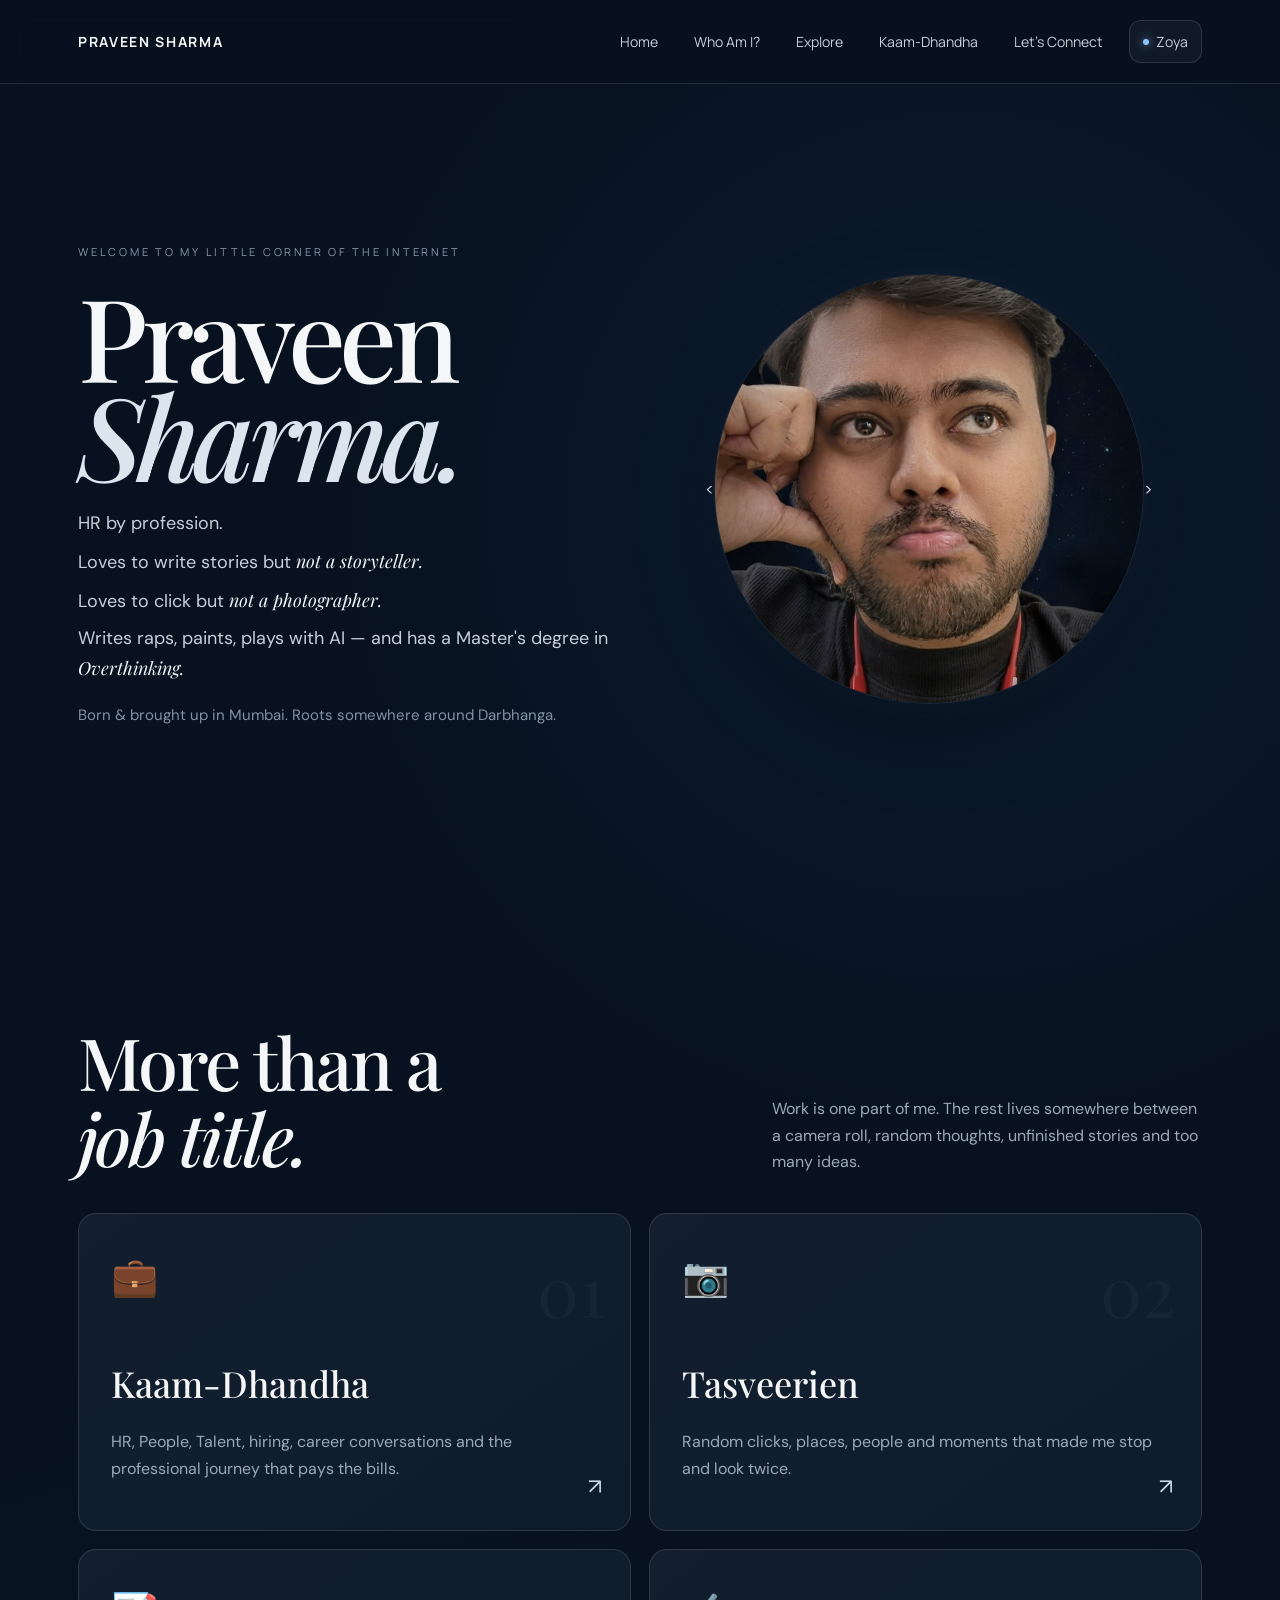
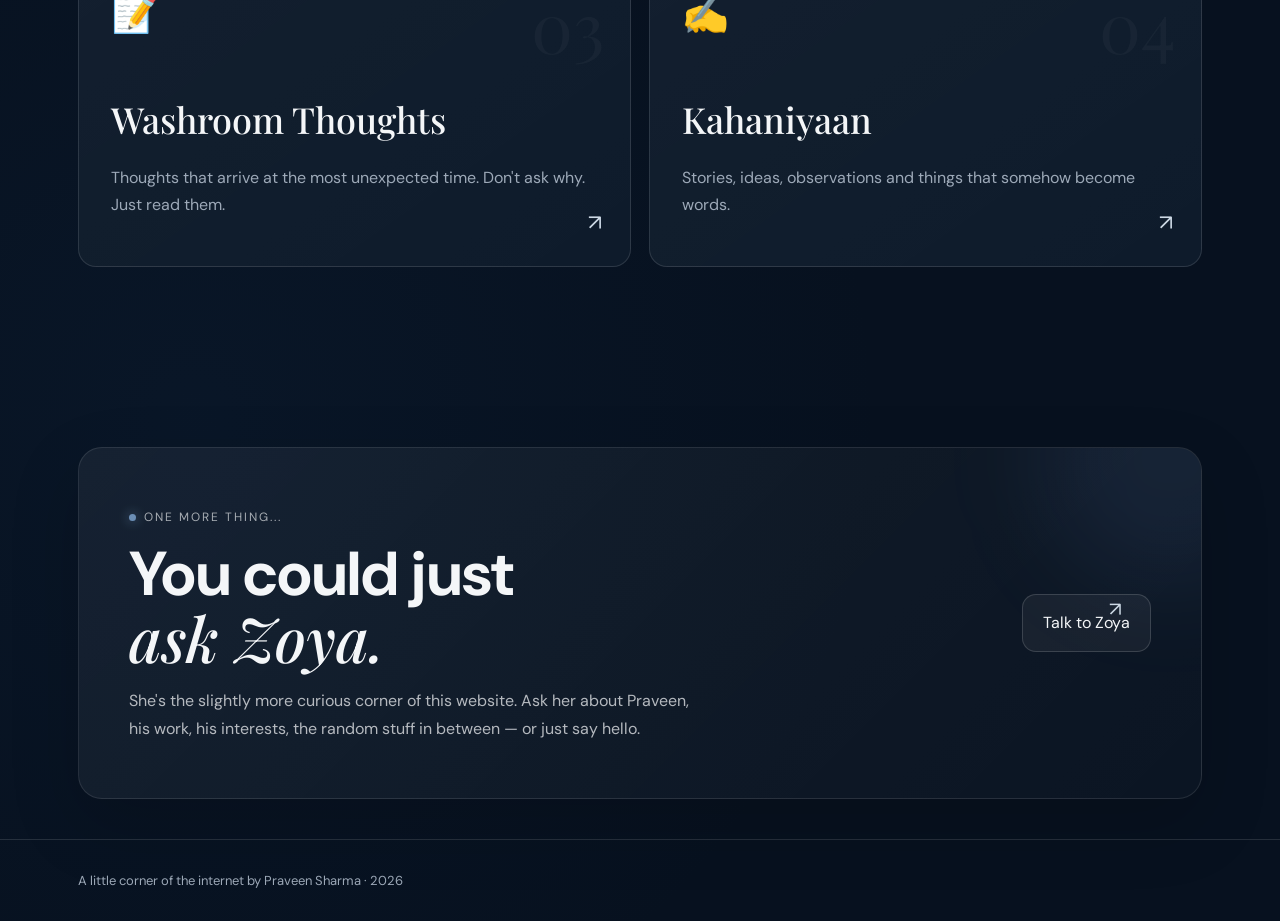
<file: index.html>
<!doctype html>
<html lang="en">

<head>
<meta charset="utf-8">
<meta name="viewport" content="width=device-width,initial-scale=1">

<title>Praveen Sharma — More Than a Job Title</title>

<link rel="stylesheet" href="style.css">

<style>

/* =========================================================
   PERSONALITY NAVIGATION
   ========================================================= */

.site-nav{
    position:sticky;
    top:0;
    z-index:1000;
    backdrop-filter:blur(14px);
    -webkit-backdrop-filter:blur(14px);
}

.nav-inner{
    display:flex;
    align-items:center;
    justify-content:space-between;
}

.nav-links{
    display:flex;
    align-items:center;
    gap:8px;
}

.nav-links a{
    position:relative;
    display:inline-flex;
    align-items:center;
    padding:9px 13px;

    border:1px solid transparent;
    border-radius:12px;

    transition:
        transform .25s ease,
        background .25s ease,
        border-color .25s ease,
        box-shadow .25s ease,
        color .25s ease;
}

/* little personality when hovering */

.nav-links a:hover{
    transform:translateY(-3px) rotate(-1deg);

    background:rgba(255,255,255,.055);

    border-color:rgba(255,255,255,.12);

    box-shadow:
        0 8px 25px rgba(0,0,0,.18),
        0 0 18px rgba(150,190,255,.05);
}

/* alternating tiny movement */

.nav-links a:nth-child(2):hover{
    transform:translateY(-3px) rotate(1deg);
}

.nav-links a:nth-child(3):hover{
    transform:translateY(-3px) rotate(-2deg);
}

.nav-links a:nth-child(4):hover{
    transform:translateY(-3px) rotate(1deg);
}

.nav-links a:nth-child(5):hover{
    transform:translateY(-3px) rotate(-1deg);
}

/* Zoya gets her own personality */

.nav-links a.zoya-link{
    margin-left:4px;

    border-color:rgba(255,255,255,.12);

    background:rgba(255,255,255,.045);

    box-shadow:
        0 0 0 rgba(255,255,255,0);
}

.nav-links a.zoya-link::before{
    content:"";
    width:6px;
    height:6px;

    margin-right:7px;

    border-radius:50%;

    background:#8ec5ff;

    box-shadow:0 0 10px rgba(142,197,255,.75);

    animation:zoyaPulse 2s infinite;
}

.nav-links a.zoya-link:hover{
    background:rgba(142,197,255,.09);
    border-color:rgba(142,197,255,.25);

    box-shadow:
        0 8px 25px rgba(0,0,0,.2),
        0 0 20px rgba(142,197,255,.08);
}

@keyframes zoyaPulse{

    0%,100%{
        opacity:.5;
        transform:scale(.8);
    }

    50%{
        opacity:1;
        transform:scale(1.2);
    }

}


/* =========================================================
   HERO IMAGE
   ========================================================= */

.profile-wrap{
    position:relative;

    display:flex;
    align-items:center;
    justify-content:center;

    min-height:520px;
}

/*
   No orbit lines.

   Instead the image sits inside a soft floating frame.
*/

.profile-wrap::before{

    content:"";

    position:absolute;

    width:430px;
    height:430px;

    border-radius:50%;

    background:
        radial-gradient(
            circle,
            rgba(110,150,200,.10) 0%,
            rgba(110,150,200,.04) 42%,
            transparent 70%
        );

    filter:blur(1px);

    animation:softFloat 7s ease-in-out infinite;
}

.profile{

    position:relative;
    z-index:2;

    width:min(430px, 90%);

    aspect-ratio:1 / 1;

    object-fit:cover;

    border-radius:50%;

    /*
      This gives the image a quiet,
      editorial / personal feel.
    */

    border:1px solid rgba(255,255,255,.08);

    box-shadow:
        0 30px 80px rgba(0,0,0,.30),
        0 0 50px rgba(120,160,210,.07);

    animation:
        profileFloat 6s ease-in-out infinite;

    transition:
        transform .5s ease,
        box-shadow .5s ease;
}

.profile:hover{

    transform:
        scale(1.025)
        rotate(1deg);

    box-shadow:
        0 35px 90px rgba(0,0,0,.35),
        0 0 70px rgba(120,160,210,.10);
}

@keyframes profileFloat{

    0%,100%{
        transform:translateY(0);
    }

    50%{
        transform:translateY(-10px);
    }

}

@keyframes softFloat{

    0%,100%{
        transform:scale(1);
        opacity:.7;
    }

    50%{
        transform:scale(1.06);
        opacity:1;
    }

}


/* =========================================================
   HERO TEXT LITTLE MOVEMENT
   ========================================================= */

.hero .eyebrow{
    animation:fadeUp .8s ease both;
}

.hero h1{
    animation:fadeUp .9s ease .08s both;
}

.hero .intro{
    animation:fadeUp 1s ease .16s both;
}

@keyframes fadeUp{

    from{
        opacity:0;
        transform:translateY(15px);
    }

    to{
        opacity:1;
        transform:translateY(0);
    }

}


/* =========================================================
   PERSONALITY CARDS
   ========================================================= */

.card{

    transition:
        transform .3s ease,
        border-color .3s ease,
        box-shadow .3s ease;
}

.card:hover{

    transform:
        translateY(-7px)
        rotate(-.5deg);

    border-color:rgba(255,255,255,.15);

    box-shadow:
        0 20px 45px rgba(0,0,0,.20);
}


/* =========================================================
   TALK TO ZOYA SECTION
   ========================================================= */

.zoya-invite{

    position:relative;

    margin-top:70px;
    margin-bottom:40px;

    padding:55px 50px;

    border:1px solid rgba(255,255,255,.10);

    border-radius:24px;

    overflow:hidden;

    background:
        linear-gradient(
            135deg,
            rgba(255,255,255,.055),
            rgba(255,255,255,.018)
        );

    box-shadow:
        0 25px 70px rgba(0,0,0,.16);
}

/* soft glow behind the section */

.zoya-invite::before{

    content:"";

    position:absolute;

    width:260px;
    height:260px;

    right:-100px;
    top:-120px;

    border-radius:50%;

    background:rgba(130,180,255,.08);

    filter:blur(50px);

    pointer-events:none;
}

.zoya-content{

    position:relative;
    z-index:2;

    display:flex;

    align-items:center;

    justify-content:space-between;

    gap:40px;
}

.zoya-copy{

    max-width:650px;
}

.zoya-label{

    display:inline-flex;

    align-items:center;

    gap:8px;

    margin-bottom:15px;

    font-size:12px;

    letter-spacing:2px;

    text-transform:uppercase;

    opacity:.65;
}

.zoya-dot{

    width:7px;
    height:7px;

    border-radius:50%;

    background:#9bcaff;

    box-shadow:
        0 0 12px rgba(155,202,255,.8);

    animation:zoyaPulse 2s infinite;
}

.zoya-invite h2{

    margin:0 0 14px;

    font-size:clamp(36px,5vw,62px);

    line-height:1.02;
}

.zoya-invite h2 em{

    font-family:"Playfair Display",serif;

    font-weight:500;
}

.zoya-invite p{

    max-width:570px;

    margin:0;

    line-height:1.75;

    opacity:.72;

}


/* Zoya button */

.zoya-button{

    position:relative;

    display:inline-flex;

    align-items:center;

    gap:12px;

    flex-shrink:0;

    padding:15px 20px;

    border:1px solid rgba(255,255,255,.15);

    border-radius:14px;

    text-decoration:none;

    color:inherit;

    background:rgba(255,255,255,.05);

    transition:
        transform .25s ease,
        background .25s ease,
        border-color .25s ease,
        box-shadow .25s ease;
}

.zoya-button:hover{

    transform:
        translateY(-4px)
        rotate(-1deg);

    background:rgba(255,255,255,.09);

    border-color:rgba(155,202,255,.30);

    box-shadow:
        0 15px 35px rgba(0,0,0,.20),
        0 0 25px rgba(155,202,255,.07);
}

.zoya-button .arrow{

    font-size:20px;

    transition:
        transform .25s ease;
}

.zoya-button:hover .arrow{

    transform:
        translate(3px,-3px);
}


/* =========================================================
   MOBILE
   ========================================================= */

@media(max-width:800px){

    .nav-inner{
        flex-direction:column;
        gap:12px;
        padding-bottom:12px;
    }

    .nav-links{

        width:100%;

        justify-content:center;

        flex-wrap:wrap;

        gap:5px;
    }

    .nav-links a{

        padding:7px 9px;

        font-size:13px;
    }

    .hero{

        gap:30px;
    }

    .profile-wrap{

        min-height:380px;
    }

    .profile-wrap::before{

        width:330px;
        height:330px;
    }

    .profile{

        width:330px;
    }

    .zoya-invite{

        padding:35px 25px;
    }

    .zoya-content{

        flex-direction:column;

        align-items:flex-start;
    }

    .zoya-button{

        width:100%;

        justify-content:center;
    }

}

</style>

</head>


<body>


<!-- =========================================================
     NAVIGATION
     ========================================================= -->

<header class="site-nav">

<div class="nav-inner">

<a class="logo" href="index.html">
PRAVEEN SHARMA
</a>

<nav class="nav-links">

<a href="index.html">
Home
</a>

<a href="who-am-i.html">
Who Am I?
</a>

<a href="explore.html">
Explore
</a>

<a href="kaam-dhandha.html">
Kaam-Dhandha
</a>

<a href="connect.html">
Let's Connect
</a>

<a href="zoya.html" class="zoya-link">
Zoya
</a>

</nav>

</div>

</header>



<!-- =========================================================
     MAIN
     ========================================================= -->

<main class="container">


<!-- =========================================================
     HERO
     ========================================================= -->

<section class="hero">


<div class="reveal">

<div class="eyebrow">

WELCOME TO MY LITTLE CORNER OF THE INTERNET

</div>


<h1>

Praveen<br>

<em>Sharma.</em>

</h1>


<div class="intro">

<span>
HR by profession.
</span>

<span>

Loves to write stories but
<i>not a storyteller.</i>

</span>

<span>

Loves to click but
<i>not a photographer.</i>

</span>

<span>

Writes raps, paints, plays with AI —
and has a Master's degree in
<i>Overthinking.</i>

</span>

<span class="location">

Born & brought up in Mumbai.

Roots somewhere around Darbhanga.

</span>

</div>

</div>


<!-- IMAGE -->

<div class="profile-wrap reveal delay">

<<img
class="profile"
src="Thinking.jpeg"
alt="Praveen Sharma"
>
>

</div>


</section>



<!-- =========================================================
     MORE THAN A JOB TITLE
     ========================================================= -->

<section class="section">

<div class="section-head">

<h2>

More than a<br>

<em>job title.</em>

</h2>


<p>

Work is one part of me. The rest lives somewhere between
a camera roll, random thoughts, unfinished stories and
too many ideas.

</p>

</div>



<div class="cards">


<a class="card" href="kaam-dhandha.html">

<span class="icon">💼</span>

<span class="num">01</span>

<h3>
Kaam-Dhandha
</h3>

<p>

HR, People, Talent, hiring, career conversations
and the professional journey that pays the bills.

</p>

<span class="arrow">↗</span>

</a>



<a class="card" href="tasveerien.html">

<span class="icon">📷</span>

<span class="num">02</span>

<h3>
Tasveerien
</h3>

<p>

Random clicks, places, people and moments
that made me stop and look twice.

</p>

<span class="arrow">↗</span>

</a>



<a class="card" href="washroom-thoughts.html">

<span class="icon">📝</span>

<span class="num">03</span>

<h3>
Washroom Thoughts
</h3>

<p>

Thoughts that arrive at the most unexpected time.

Don't ask why. Just read them.

</p>

<span class="arrow">↗</span>

</a>



<a class="card" href="kahaniyaan.html">

<span class="icon">✍️</span>

<span class="num">04</span>

<h3>
Kahaniyaan
</h3>

<p>

Stories, ideas, observations and things
that somehow become words.

</p>

<span class="arrow">↗</span>

</a>


</div>

</section>



<!-- =========================================================
     TALK TO ZOYA
     ========================================================= -->

<section class="zoya-invite">


<div class="zoya-content">


<div class="zoya-copy">

<div class="zoya-label">

<span class="zoya-dot"></span>

ONE MORE THING...

</div>


<h2>

You could just<br>

<em>ask Zoya.</em>

</h2>


<p>

She's the slightly more curious corner of this website.
Ask her about Praveen, his work, his interests, the random
stuff in between — or just say hello.

</p>

</div>



<a
class="zoya-button"
href="zoya.html"
>

<span>
Talk to Zoya
</span>

<span class="arrow">
↗
</span>

</a>


</div>

</section>


</main>



<!-- =========================================================
     FOOTER
     ========================================================= -->

<footer class="footer">

<div class="container">

A little corner of the internet by Praveen Sharma ·

<span data-year></span>

</div>

</footer>



<script src="script.js"></script>


</body>

</html>
</file>
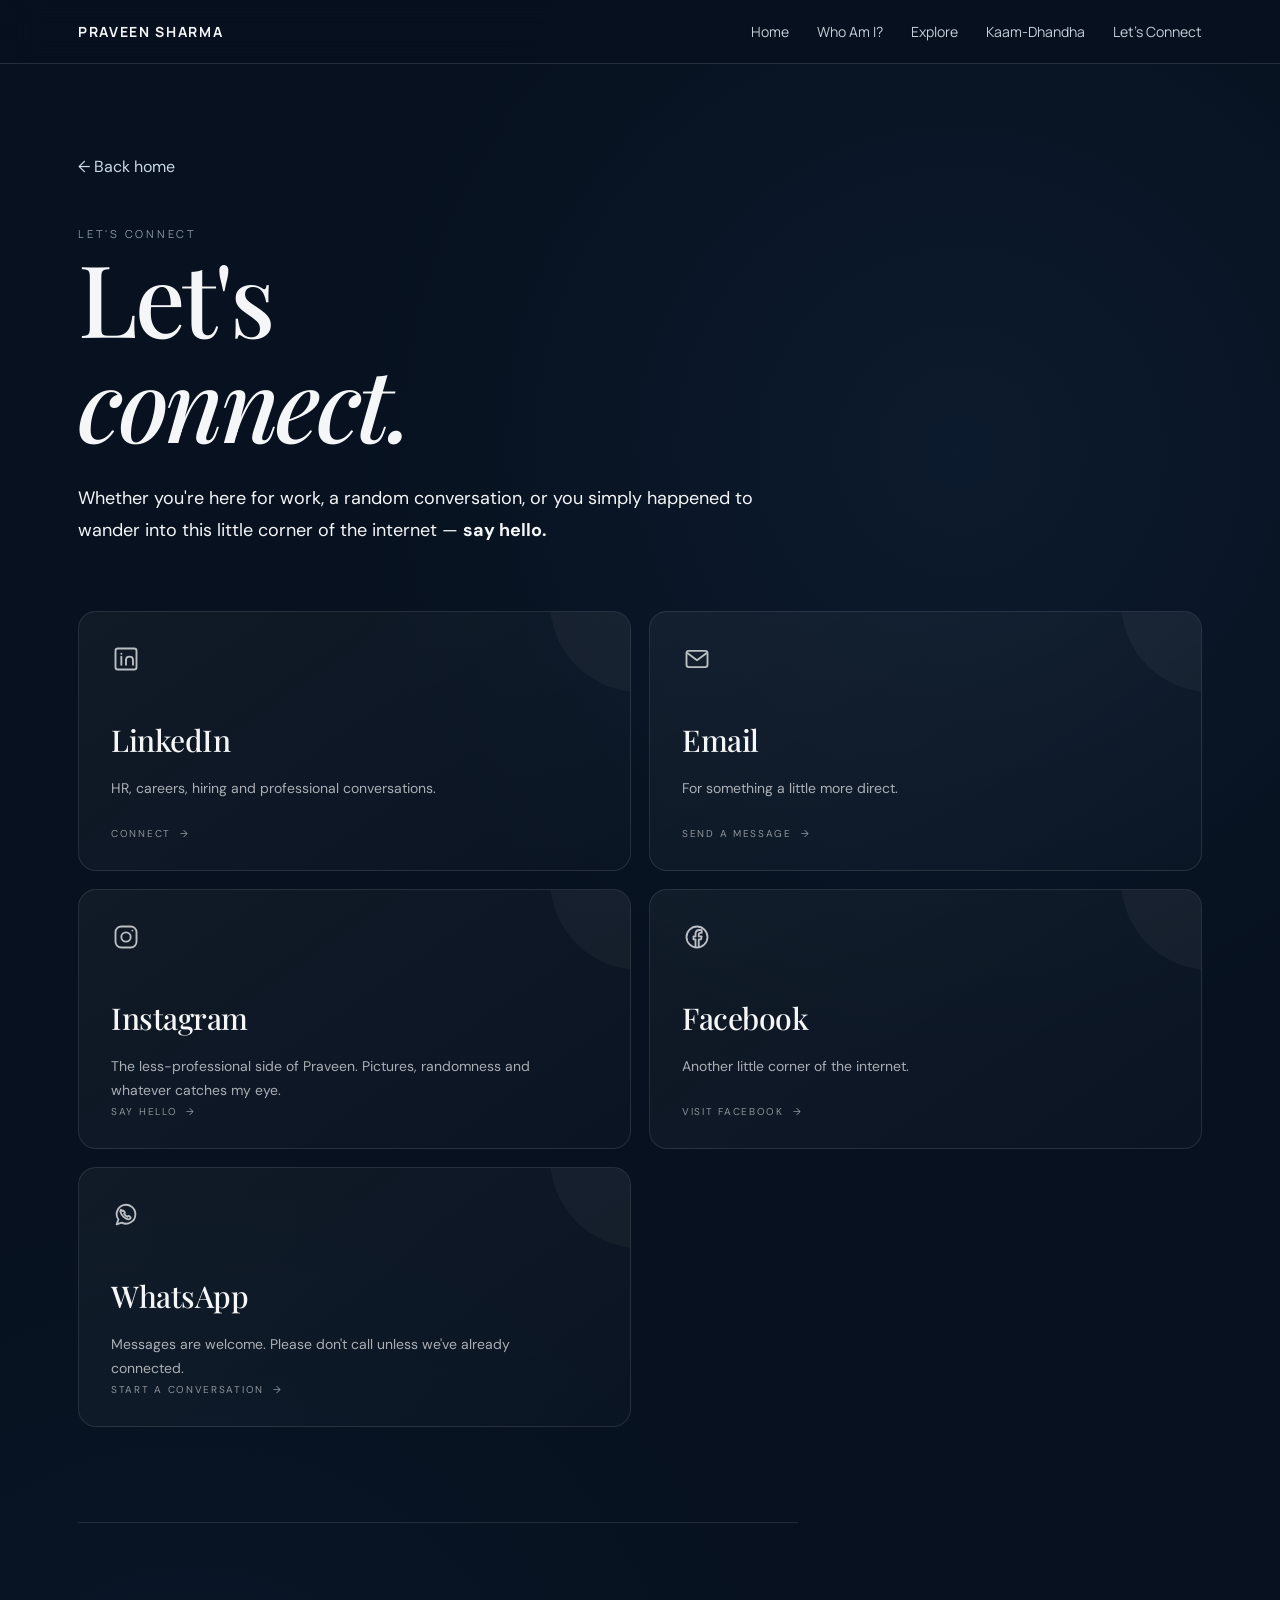
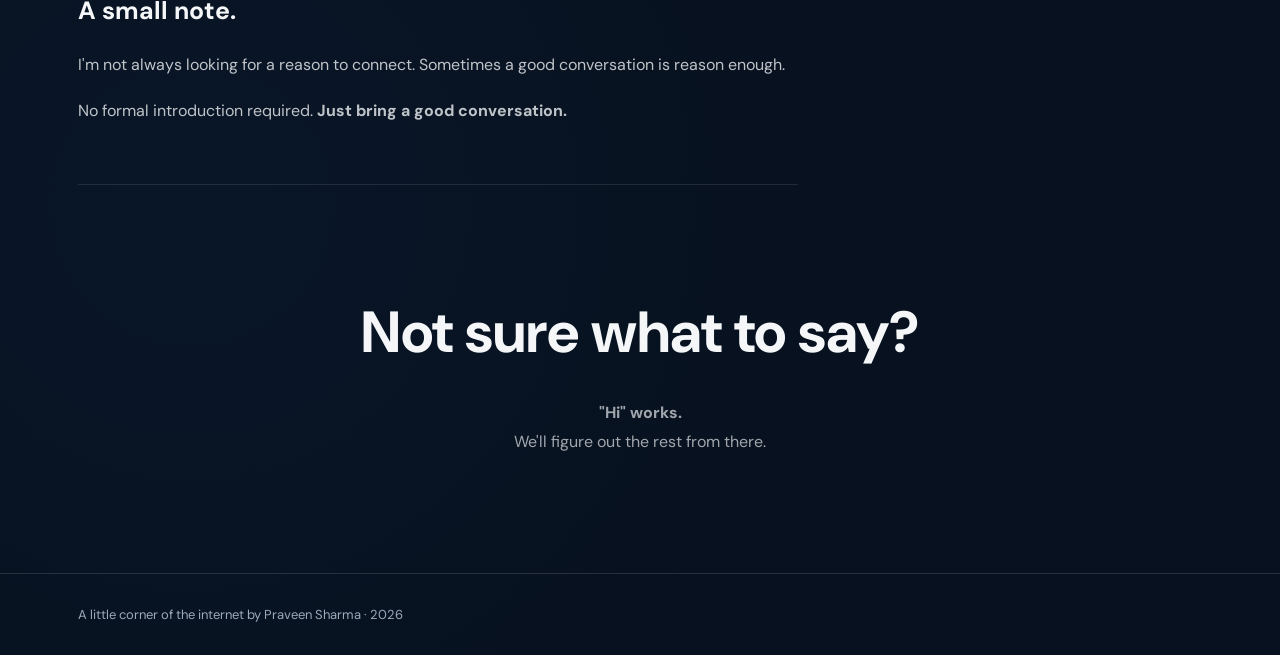
<file: connect.html>
<!doctype html>
<html lang="en">

<head>

<meta charset="utf-8">
<meta name="viewport" content="width=device-width,initial-scale=1">

<title>Let's Connect — Praveen Sharma</title>

<link rel="stylesheet" href="style.css">

<style>

/* =====================================================
   CONNECT PAGE — PRVN NOTES
===================================================== */

.connect-page{
    padding-bottom:100px;
}


/* =====================================================
   INTRO
===================================================== */

.connect-intro{
    max-width:720px;
    margin-top:28px;
}

.connect-intro p{
    font-size:18px;
    line-height:1.8;
}


/* =====================================================
   CONNECT GRID
===================================================== */

.connect-grid{

    margin-top:65px;

    display:grid;

    grid-template-columns:repeat(2,minmax(0,1fr));

    gap:18px;
}


/* =====================================================
   CARD
===================================================== */

.connect-card{

    position:relative;

    display:block;

    min-height:260px;

    padding:32px;

    overflow:hidden;

    border:1px solid rgba(255,255,255,.10);

    background:
        linear-gradient(
            145deg,
            rgba(255,255,255,.045),
            rgba(255,255,255,.015)
        );

    transition:
        transform .45s cubic-bezier(.2,.8,.2,1),
        border-color .4s ease,
        background .4s ease,
        box-shadow .4s ease;

    opacity:0;

    transform:translateY(28px);

    animation:
        cardReveal .75s cubic-bezier(.2,.8,.2,1)
        forwards;
}


/* stagger */

.connect-card:nth-child(1){
    animation-delay:.08s;
}

.connect-card:nth-child(2){
    animation-delay:.16s;
}

.connect-card:nth-child(3){
    animation-delay:.24s;
}

.connect-card:nth-child(4){
    animation-delay:.32s;
}

.connect-card:nth-child(5){
    animation-delay:.40s;
}


/* =====================================================
   HOVER
===================================================== */

.connect-card:hover{

    transform:translateY(-8px);

    border-color:rgba(255,255,255,.24);

    background:
        linear-gradient(
            145deg,
            rgba(255,255,255,.07),
            rgba(255,255,255,.025)
        );

    box-shadow:
        0 20px 50px rgba(0,0,0,.18);
}


/* subtle light */

.connect-card::after{

    content:"";

    position:absolute;

    width:180px;
    height:180px;

    top:-100px;
    right:-100px;

    border-radius:50%;

    background:rgba(255,255,255,.035);

    transition:
        transform .6s ease,
        opacity .6s ease;

    pointer-events:none;
}

.connect-card:hover::after{

    transform:scale(2.2);

    opacity:.5;
}


/* =====================================================
   LOGO
===================================================== */

.social-logo{

    width:30px;
    height:30px;

    display:flex;
    align-items:center;
    justify-content:center;

    margin-bottom:42px;

    opacity:.75;

    transition:
        transform .45s cubic-bezier(.2,.8,.2,1),
        opacity .3s ease;
}

.social-logo svg{

    width:28px;
    height:28px;

    fill:none;

    stroke:currentColor;

    stroke-width:1.6;

    stroke-linecap:round;

    stroke-linejoin:round;
}


/* brand-ish simple marks */

.social-logo .filled{
    fill:currentColor;
    stroke:none;
}

.connect-card:hover .social-logo{

    transform:
        translateY(-4px)
        scale(1.12);

    opacity:1;
}


/* =====================================================
   TEXT
===================================================== */

.connect-card h3{

    margin:0 0 10px;

    font-size:30px;

    letter-spacing:-.5px;
}

.connect-card p{

    max-width:430px;

    margin:0;

    font-size:14px;

    line-height:1.75;

    opacity:.68;
}


/* =====================================================
   ACTION
===================================================== */

.connect-action{

    position:absolute;

    left:32px;
    bottom:28px;

    display:inline-flex;

    align-items:center;

    gap:9px;

    font-size:10px;

    letter-spacing:1.7px;

    text-transform:uppercase;

    opacity:.55;

    transition:
        opacity .3s ease,
        transform .4s ease;
}

.connect-action span{

    display:inline-block;

    transition:
        transform .4s cubic-bezier(.2,.8,.2,1);
}

.connect-card:hover .connect-action{

    opacity:1;

    transform:translateX(3px);
}

.connect-card:hover .connect-action span{

    transform:translateX(6px);
}


/* =====================================================
   PERSONAL NOTE
===================================================== */

.personal-note{

    max-width:720px;

    margin-top:95px;

    padding:42px 0;

    border-top:1px solid rgba(255,255,255,.10);

    border-bottom:1px solid rgba(255,255,255,.10);

    opacity:0;

    animation:
        fadeUp .8s .65s ease forwards;
}

.personal-note h3{

    margin-bottom:18px;

    font-size:25px;
}

.personal-note p{

    font-size:16px;

    line-height:1.9;

    opacity:.78;
}


/* =====================================================
   ENDING
===================================================== */

.connect-ending{

    margin-top:100px;

    text-align:center;

    opacity:0;

    animation:
        fadeUp .8s .85s ease forwards;
}

.connect-ending h2{

    margin:0;

    font-size:
        clamp(34px,5vw,58px);
}

.connect-ending p{

    margin-top:18px;

    line-height:1.8;

    opacity:.65;
}


/* =====================================================
   ANIMATIONS
===================================================== */

@keyframes cardReveal{

    from{
        opacity:0;
        transform:translateY(28px);
    }

    to{
        opacity:1;
        transform:translateY(0);
    }

}


@keyframes fadeUp{

    from{
        opacity:0;
        transform:translateY(20px);
    }

    to{
        opacity:1;
        transform:translateY(0);
    }

}


/* =====================================================
   MOBILE
===================================================== */

@media(max-width:700px){

    .connect-grid{

        grid-template-columns:1fr;

        gap:14px;

        margin-top:45px;
    }

    .connect-card{

        min-height:245px;

        padding:26px;
    }

    .connect-card h3{

        font-size:27px;
    }

    .connect-action{

        left:26px;
        bottom:25px;
    }

    .connect-intro p{

        font-size:16px;
    }

}


/* =====================================================
   REDUCED MOTION
===================================================== */

@media(prefers-reduced-motion:reduce){

    .connect-card,
    .personal-note,
    .connect-ending{

        animation:none;

        opacity:1;

        transform:none;
    }

    .connect-card,
    .social-logo,
    .connect-action{

        transition:none;
    }

}

</style>

</head>


<body>


<!-- =====================================================
     NAVIGATION
===================================================== -->

<header class="site-nav">

<div class="nav-inner">

<a class="logo" href="index.html">
PRAVEEN SHARMA
</a>

<nav class="nav-links">

<a href="index.html">Home</a>

<a href="who-am-i.html">Who Am I?</a>

<a href="explore.html">Explore</a>

<a href="kaam-dhandha.html">Kaam-Dhandha</a>

<a class="active" href="connect.html">Let's Connect</a>

</nav>

</div>

</header>



<!-- =====================================================
     MAIN
===================================================== -->

<main class="container">

<section class="page connect-page">


<a class="back" href="index.html">
← Back home
</a>


<div class="eyebrow">
LET'S CONNECT
</div>


<h1>
Let's<br>
<em>connect.</em>
</h1>


<div class="connect-intro">

<p>
Whether you're here for work, a random conversation,
or you simply happened to wander into this little corner
of the internet —
<strong>say hello.</strong>
</p>

</div>



<!-- =====================================================
     SOCIAL / CONTACT CARDS
===================================================== -->

<div class="connect-grid">


<!-- ================= LINKEDIN ================= -->

<a
class="connect-card"
href="https://www.linkedin.com/in/praveen-sharma-6592a52aa/"
target="_blank"
rel="noopener noreferrer"
>

<div class="social-logo">

<svg viewBox="0 0 24 24">

<rect x="3" y="3" width="18" height="18" rx="2"></rect>

<path d="M8 10v7"></path>

<path d="M8 7.5v.01"></path>

<path d="M12 17v-4"></path>

<path d="M12 13c0-2 1.2-3 3-3s3 1.2 3 3v4"></path>

</svg>

</div>


<h3>LinkedIn</h3>

<p>
HR, careers, hiring and professional conversations.
</p>


<div class="connect-action">
Connect <span>→</span>
</div>

</a>



<!-- ================= EMAIL ================= -->

<a
class="connect-card"
href="mailto:praveen.sharma9820@gmail.com"
>

<div class="social-logo">

<svg viewBox="0 0 24 24">

<rect x="3" y="5" width="18" height="14" rx="2"></rect>

<path d="m4 7 8 6 8-6"></path>

</svg>

</div>


<h3>Email</h3>

<p>
For something a little more direct.
</p>


<div class="connect-action">
Send a message <span>→</span>
</div>

</a>



<!-- ================= INSTAGRAM ================= -->

<a
class="connect-card"
href="https://www.instagram.com/mr.prvnn/"
target="_blank"
rel="noopener noreferrer"
>

<div class="social-logo">

<svg viewBox="0 0 24 24">

<rect x="3" y="3" width="18" height="18" rx="5"></rect>

<circle cx="12" cy="12" r="4"></circle>

<path d="M17.5 6.5v.01"></path>

</svg>

</div>


<h3>Instagram</h3>

<p>
The less-professional side of Praveen.
Pictures, randomness and whatever catches my eye.
</p>


<div class="connect-action">
Say hello <span>→</span>
</div>

</a>



<!-- ================= FACEBOOK ================= -->

<a
class="connect-card"
href="https://www.facebook.com/sharma.praveen.699048"
target="_blank"
rel="noopener noreferrer"
>

<div class="social-logo">

<svg viewBox="0 0 24 24">

<circle cx="12" cy="12" r="9"></circle>

<path d="M13.5 20v-6h2l.5-2.5h-2.5V10c0-.8.4-1.5 1.5-1.5H16V6.2c-.5-.1-1-.2-1.8-.2-2.1 0-3.5 1.3-3.5 3.6v1.9H9v2.5h1.7v6"></path>

</svg>

</div>


<h3>Facebook</h3>

<p>
Another little corner of the internet.
</p>


<div class="connect-action">
Visit Facebook <span>→</span>
</div>

</a>



<!-- ================= WHATSAPP ================= -->

<a
class="connect-card"
href="https://wa.me/918828188258"
target="_blank"
rel="noopener noreferrer"
>

<div class="social-logo">

<svg viewBox="0 0 24 24">

<path d="M20 11.5a8 8 0 0 1-11.7 7L4 20l1.5-4.1A8 8 0 1 1 20 11.5Z"></path>

<path d="M9 8.5c.3-.4.6-.4.9-.1l1 1.2c.2.2.2.5 0 .8l-.5.6c.7 1.2 1.4 1.9 2.7 2.5l.6-.6c.2-.2.5-.2.8 0l1.2.9c.3.2.3.6.1.9l-.4.5c-.4.5-1 .7-1.6.5-3.2-1-5.6-3.4-6.6-6.5-.2-.6 0-1.2.4-1.7Z"></path>

</svg>

</div>


<h3>WhatsApp</h3>

<p>
Messages are welcome. Please don't call unless
we've already connected.
</p>


<div class="connect-action">
Start a conversation <span>→</span>
</div>

</a>


</div>



<!-- =====================================================
     PERSONAL NOTE
===================================================== -->

<div class="personal-note">

<h3>A small note.</h3>

<p>
I'm not always looking for a reason to connect.
Sometimes a good conversation is reason enough.
</p>

<p>
No formal introduction required.
<strong>Just bring a good conversation.</strong>
</p>

</div>



<!-- =====================================================
     ENDING
===================================================== -->

<div class="connect-ending">

<h2>
Not sure what to say?
</h2>

<p>
<strong>"Hi" works.</strong>
<br>
We'll figure out the rest from there.
</p>

</div>


</section>

</main>



<!-- =====================================================
     FOOTER
===================================================== -->

<footer class="footer">

<div class="container">

A little corner of the internet by Praveen Sharma ·

<span data-year></span>

</div>

</footer>



<script src="script.js"></script>

</body>

</html>
</file>
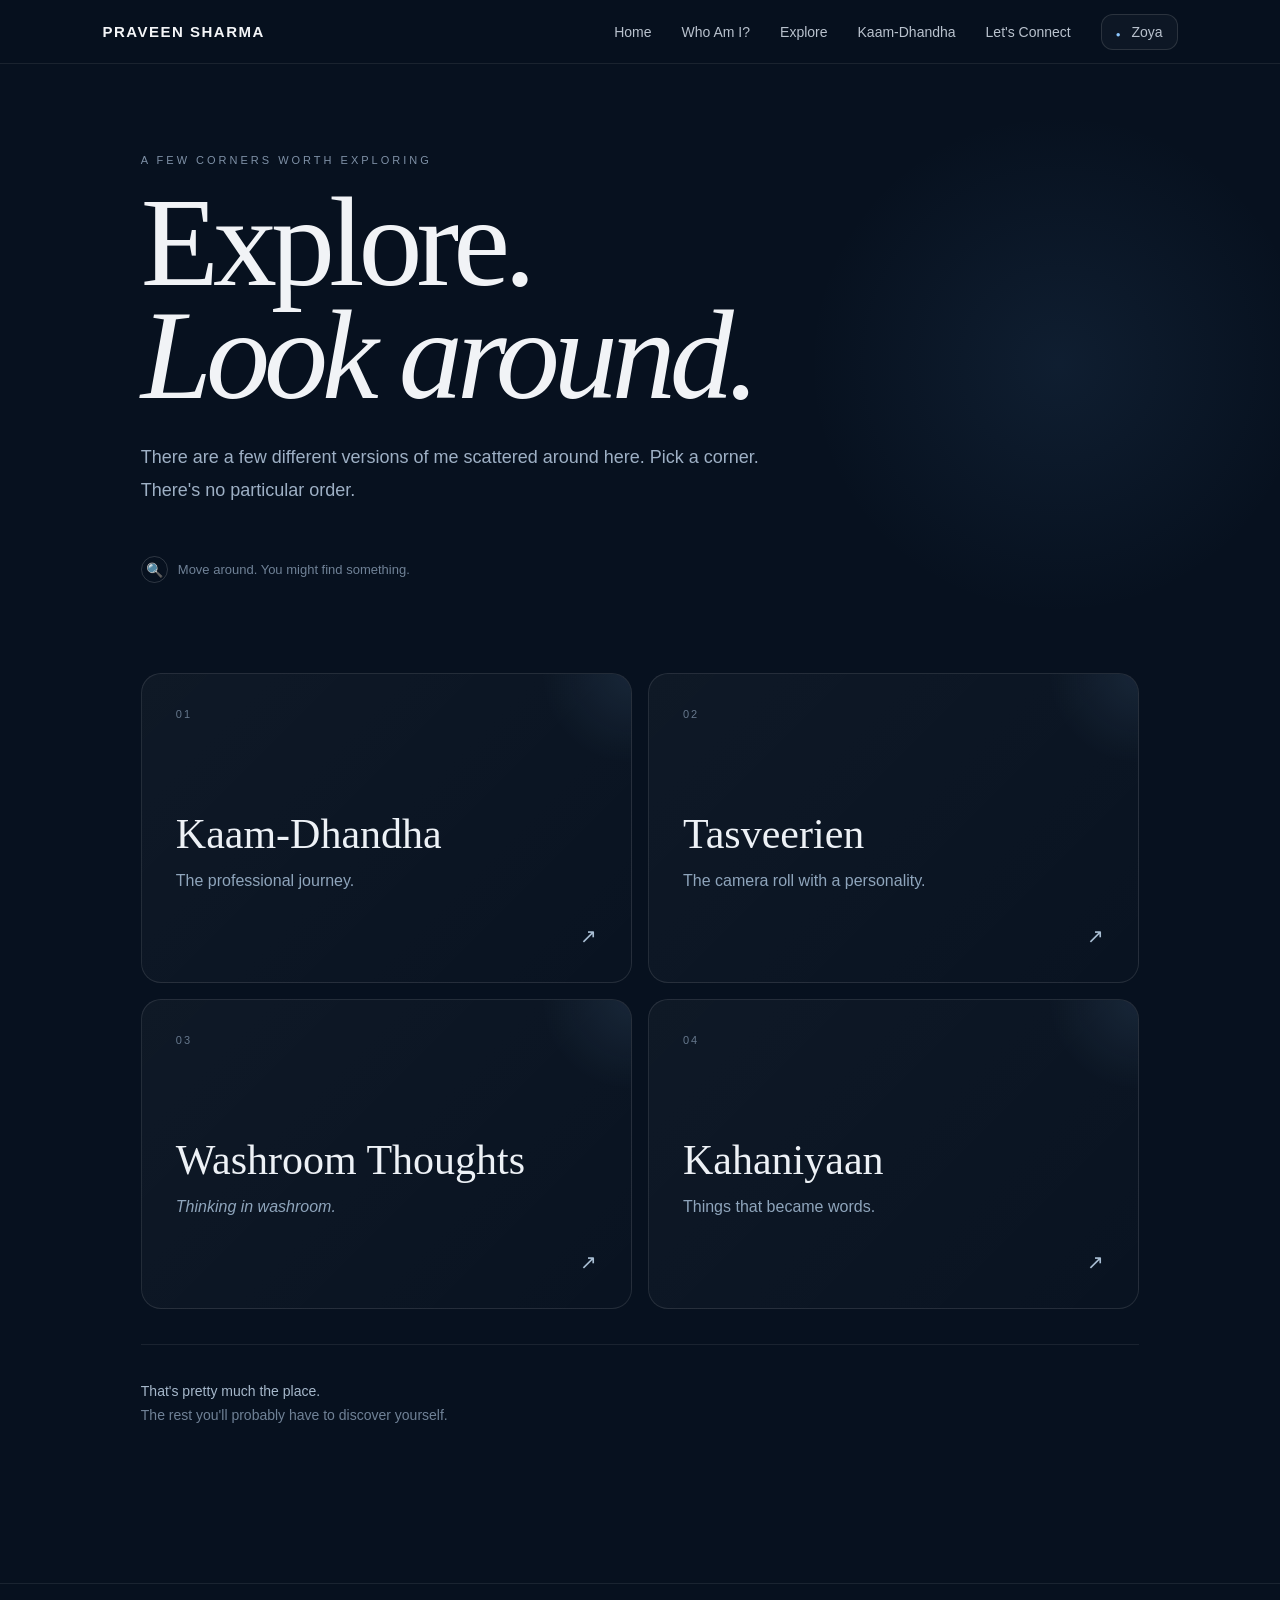
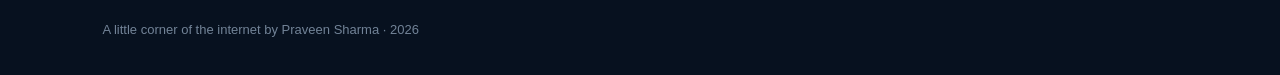
<file: explore.html>
<!DOCTYPE html>
<html lang="en">

<head>
<meta charset="UTF-8">
<meta name="viewport" content="width=device-width, initial-scale=1.0">

<title>Explore — Praveen Sharma</title>

<style>

/* =====================================================
   BASE
===================================================== */

* {
    box-sizing: border-box;
}

html {
    scroll-behavior: smooth;
}

body {
    margin: 0;
    background: #07111f;
    color: #eef2f7;
    font-family: Arial, Helvetica, sans-serif;
    overflow-x: hidden;

    /* Explore cursor */
    cursor: url("data:image/svg+xml,%3Csvg xmlns='http://www.w3.org/2000/svg' width='32' height='32' viewBox='0 0 32 32'%3E%3Cg fill='none' stroke='%23dbe7f3' stroke-width='2'%3E%3Ccircle cx='13' cy='13' r='8'/%3E%3Cpath d='M19 19l8 8' stroke-linecap='round'/%3E%3C/g%3E%3C/svg%3E") 4 4, auto;
}


/* =====================================================
   NORMAL CURSOR FOR CLICKABLE ELEMENTS
===================================================== */

a,
button,
.card {
    cursor: pointer;
}


/* =====================================================
   NAVBAR
===================================================== */

nav {
    height: 64px;

    padding: 0 8%;

    display: flex;
    align-items: center;
    justify-content: space-between;

    border-bottom: 1px solid rgba(255,255,255,0.08);

    position: sticky;
    top: 0;
    z-index: 100;

    background: rgba(7,17,31,0.90);

    backdrop-filter: blur(14px);
}

.logo {
    font-size: 15px;

    font-weight: 700;

    letter-spacing: 1.5px;

    color: #f3f5f8;
}

.nav-links {
    display: flex;

    align-items: center;

    gap: 30px;
}

.nav-links a {
    text-decoration: none;

    color: #b9c2ce;

    font-size: 14px;

    transition:
        color 0.3s ease,
        transform 0.3s ease;
}

.nav-links a:hover {
    color: #ffffff;

    transform:
        translateY(-2px);
}


/* =====================================================
   ZOYA
===================================================== */

.zoya-link {
    padding: 9px 14px;

    border:
        1px solid rgba(255,255,255,0.12);

    border-radius: 12px;

    background:
        rgba(255,255,255,0.03);
}

.zoya-link::before {
    content: "●";

    font-size: 8px;

    margin-right: 7px;

    color: #8cc7ff;
}


/* =====================================================
   MAIN
===================================================== */

main {
    width: 78%;

    max-width: 1150px;

    margin: 0 auto;
}


/* =====================================================
   HERO
===================================================== */

.hero {
    min-height: 55vh;

    display: flex;

    flex-direction: column;

    justify-content: center;

    padding:
        90px 0 70px;

    position: relative;
}


/* subtle moving glow */

.hero::before {

    content: "";

    position: absolute;

    width: 520px;
    height: 520px;

    right: -180px;
    top: 40px;

    border-radius: 50%;

    background:
        radial-gradient(
            circle,
            rgba(86,145,205,0.10),
            transparent 68%
        );

    pointer-events: none;

    animation:
        breathe 8s ease-in-out infinite;
}


/* =====================================================
   EYEBROW
===================================================== */

.eyebrow {

    font-size: 11px;

    letter-spacing: 3px;

    text-transform: uppercase;

    color: #7f91a7;

    margin-bottom: 20px;

    opacity: 0;

    animation:
        fadeUp 0.8s ease forwards;
}


/* =====================================================
   HERO TITLE
===================================================== */

h1 {

    margin: 0;

    font-family:
        Georgia,
        "Times New Roman",
        serif;

    font-size:
        clamp(72px, 10vw, 130px);

    line-height: 0.88;

    font-weight: 400;

    letter-spacing: -6px;

    color: #f1f3f6;

    opacity: 0;

    animation:
        titleReveal 1s ease forwards;

    animation-delay: 0.1s;
}

h1 em {
    font-style: italic;
}


/* =====================================================
   HERO DESCRIPTION
===================================================== */

.hero-text {

    margin-top: 30px;

    max-width: 650px;

    color: #9eb0c5;

    font-size: 18px;

    line-height: 1.8;

    opacity: 0;

    animation:
        fadeUp 0.9s ease forwards;

    animation-delay: 0.3s;
}


/* =====================================================
   LITTLE CURSOR HINT
===================================================== */

.cursor-hint {

    margin-top: 32px;

    display: inline-flex;

    align-items: center;

    gap: 10px;

    color: #708297;

    font-size: 13px;

    opacity: 0;

    animation:
        fadeUp 0.9s ease forwards;

    animation-delay: 0.5s;
}

.cursor-icon {

    width: 27px;
    height: 27px;

    border:
        1px solid rgba(255,255,255,0.16);

    border-radius: 50%;

    display: flex;

    align-items: center;

    justify-content: center;

    font-size: 14px;

    animation:
        tinyFloat 2.5s ease-in-out infinite;
}


/* =====================================================
   EXPLORE GRID
===================================================== */

.explore-section {

    padding:
        20px 0 120px;
}


/* =====================================================
   GRID
===================================================== */

.explore-grid {

    display: grid;

    grid-template-columns:
        repeat(2, 1fr);

    gap: 16px;
}


/* =====================================================
   CARD
===================================================== */

.card {

    min-height: 310px;

    padding: 34px;

    position: relative;

    overflow: hidden;

    border-radius: 20px;

    border:
        1px solid rgba(255,255,255,0.10);

    background:
        linear-gradient(
            135deg,
            rgba(255,255,255,0.035),
            rgba(255,255,255,0.012)
        );

    display: flex;

    flex-direction: column;

    justify-content: space-between;

    text-decoration: none;

    color: inherit;

    opacity: 0;

    animation:
        cardReveal 0.8s ease forwards;

    transition:
        transform 0.5s ease,
        border-color 0.5s ease,
        background 0.5s ease;
}

.card:nth-child(1) {
    animation-delay: 0.10s;
}

.card:nth-child(2) {
    animation-delay: 0.20s;
}

.card:nth-child(3) {
    animation-delay: 0.30s;
}

.card:nth-child(4) {
    animation-delay: 0.40s;
}


/* =====================================================
   CARD HOVER
===================================================== */

.card:hover {

    transform:
        translateY(-8px);

    border-color:
        rgba(151,191,225,0.28);

    background:
        linear-gradient(
            135deg,
            rgba(255,255,255,0.055),
            rgba(255,255,255,0.018)
        );
}


/* =====================================================
   CARD NUMBER
===================================================== */

.card-number {

    font-size: 11px;

    letter-spacing: 2px;

    color: #66788d;

    transition:
        color 0.4s ease;
}

.card:hover .card-number {
    color: #9dbbd7;
}


/* =====================================================
   CARD TITLE
===================================================== */

.card h2 {

    margin: 0 0 12px;

    font-family:
        Georgia,
        "Times New Roman",
        serif;

    font-weight: 400;

    font-size: 42px;

    line-height: 1;

    color: #edf1f6;

    transition:
        transform 0.5s ease;
}

.card:hover h2 {

    transform:
        translateX(6px);
}


/* =====================================================
   CARD DESCRIPTION
===================================================== */

.card-description {

    margin: 0;

    color: #8fa5bc;

    font-size: 16px;

    line-height: 1.7;
}


/* =====================================================
   CARD BOTTOM
===================================================== */

.card-bottom {

    display: flex;

    align-items: center;

    justify-content: space-between;

    margin-top: 30px;
}

.card-action {

    font-size: 13px;

    color: #91b7d8;

    opacity: 0;

    transform:
        translateX(-10px);

    transition:
        opacity 0.4s ease,
        transform 0.4s ease;
}

.card:hover .card-action {

    opacity: 1;

    transform:
        translateX(0);
}


.arrow {

    font-size: 20px;

    color: #a9bed3;

    transition:
        transform 0.4s ease;
}

.card:hover .arrow {

    transform:
        translate(4px, -4px);
}


/* =====================================================
   CARD DECORATION
===================================================== */

.card::before {

    content: "";

    position: absolute;

    width: 180px;
    height: 180px;

    right: -90px;
    top: -90px;

    border-radius: 50%;

    background:
        radial-gradient(
            circle,
            rgba(110,160,205,0.12),
            transparent 70%
        );

    transition:
        transform 0.8s ease;
}

.card:hover::before {

    transform:
        scale(1.7);
}


/* =====================================================
   INDIVIDUAL CARD PERSONALITIES
===================================================== */


/* KAAM-DHANDHA */

.card-work::after {

    content: "";

    position: absolute;

    left: 34px;
    right: 34px;

    bottom: 28px;

    height: 1px;

    background:
        rgba(150,190,220,0.10);

    transform:
        scaleX(0);

    transform-origin: left;

    transition:
        transform 0.6s ease;
}

.card-work:hover::after {

    transform:
        scaleX(1);
}


/* TASVEERIEN */

.card-photo:hover {

    transform:
        translateY(-8px)
        rotate(-0.4deg);
}


/* WASHROOM THOUGHTS */

.card-thoughts .card-description {

    font-style: italic;
}

.card-thoughts:hover .card-description {

    letter-spacing: 0.2px;
}


/* KAHANIYAAN */

.card-story h2 {

    transition:
        transform 0.5s ease,
        font-style 0.5s ease;
}

.card-story:hover h2 {

    font-style: italic;

    transform:
        translateX(6px);
}


/* =====================================================
   BOTTOM NOTE
===================================================== */

.bottom-note {

    margin-top: 35px;

    padding:
        35px 0;

    border-top:
        1px solid rgba(255,255,255,0.08);

    color: #708297;

    font-size: 14px;

    line-height: 1.7;

    opacity: 0;

    animation:
        fadeUp 0.9s ease forwards;

    animation-delay: 0.65s;
}

.bottom-note strong {

    color: #a6b8cb;

    font-weight: 400;
}


/* =====================================================
   FOOTER
===================================================== */

footer {

    border-top:
        1px solid rgba(255,255,255,0.08);

    padding:
        38px 8%;

    color: #728397;

    font-size: 13px;
}


/* =====================================================
   ANIMATIONS
===================================================== */

@keyframes fadeUp {

    from {

        opacity: 0;

        transform:
            translateY(25px);
    }

    to {

        opacity: 1;

        transform:
            translateY(0);
    }
}


@keyframes titleReveal {

    from {

        opacity: 0;

        transform:
            translateY(40px);

        letter-spacing:
            -10px;
    }

    to {

        opacity: 1;

        transform:
            translateY(0);

        letter-spacing:
            -6px;
    }
}


@keyframes cardReveal {

    from {

        opacity: 0;

        transform:
            translateY(35px);
    }

    to {

        opacity: 1;

        transform:
            translateY(0);
    }
}


@keyframes breathe {

    0%, 100% {

        transform:
            scale(1);

        opacity:
            0.55;
    }

    50% {

        transform:
            scale(1.15);

        opacity:
            1;
    }
}


@keyframes tinyFloat {

    0%, 100% {

        transform:
            translateY(0);
    }

    50% {

        transform:
            translateY(-4px);
    }
}


/* =====================================================
   MOBILE
===================================================== */

@media (max-width: 800px) {

    nav {

        padding:
            0 5%;
    }

    .nav-links {

        gap: 13px;
    }

    .nav-links a {

        font-size: 12px;
    }

    .nav-links a:nth-child(3),
    .nav-links a:nth-child(4) {

        display: none;
    }

    main {

        width: 90%;
    }

    .hero {

        padding:
            75px 0 55px;

        min-height:
            50vh;
    }

    h1 {

        font-size:
            68px;

        letter-spacing:
            -3px;
    }

    .hero-text {

        font-size:
            16px;
    }

    .explore-grid {

        grid-template-columns:
            1fr;
    }

    .card {

        min-height:
            280px;
    }

    .card h2 {

        font-size:
            36px;
    }
}


/* =====================================================
   ACCESSIBILITY
===================================================== */

@media (prefers-reduced-motion: reduce) {

    *,
    *::before,
    *::after {

        animation-duration:
            0.01ms !important;

        animation-iteration-count:
            1 !important;

        transition-duration:
            0.01ms !important;
    }
}

</style>

</head>


<body>


<!-- =====================================================
     NAVIGATION
===================================================== -->

<nav>

    <div class="logo">
        PRAVEEN SHARMA
    </div>


    <div class="nav-links">

        <a href="index.html">
            Home
        </a>

        <a href="who-am-i.html">
            Who Am I?
        </a>

        <a href="explore.html">
            Explore
        </a>

        <a href="kaam-dhandha.html">
            Kaam-Dhandha
        </a>

        <a href="connect.html">
            Let's Connect
        </a>

        <a href="zoya.html" class="zoya-link">
            Zoya
        </a>

    </div>

</nav>



<!-- =====================================================
     MAIN
===================================================== -->

<main>


    <!-- =================================================
         HERO
    ================================================== -->

    <section class="hero">

        <div class="eyebrow">
            A few corners worth exploring
        </div>


        <h1>

            Explore.<br>

            <em>Look around.</em>

        </h1>


        <p class="hero-text">

            There are a few different versions of me
            scattered around here. Pick a corner.
            There's no particular order.

        </p>


        <div class="cursor-hint">

            <span class="cursor-icon">
                🔍
            </span>

            <span>
                Move around. You might find something.
            </span>

        </div>

    </section>



    <!-- =================================================
         EXPLORE CARDS
    ================================================== -->

    <section class="explore-section">


        <div class="explore-grid">


            <!-- KAAM-DHANDHA -->

            <a
                href="kaam-dhandha.html"
                class="card card-work"
            >

                <div>

                    <div class="card-number">
                        01
                    </div>

                </div>


                <div>

                    <h2>
                        Kaam-Dhandha
                    </h2>


                    <p class="card-description">
                        The professional journey.
                    </p>


                    <div class="card-bottom">

                        <span class="card-action">
                            Okay, this one's actually serious →
                        </span>

                        <span class="arrow">
                            ↗
                        </span>

                    </div>

                </div>

            </a>



            <!-- TASVEERIEN -->

            <a
                href="tasveerien.html"
                class="card card-photo"
            >

                <div>

                    <div class="card-number">
                        02
                    </div>

                </div>


                <div>

                    <h2>
                        Tasveerien
                    </h2>


                    <p class="card-description">
                        The camera roll with a personality.
                    </p>


                    <div class="card-bottom">

                        <span class="card-action">
                            Have a look →
                        </span>

                        <span class="arrow">
                            ↗
                        </span>

                    </div>

                </div>

            </a>



            <!-- WASHROOM THOUGHTS -->

            <a
                href="washroom-thoughts.html"
                class="card card-thoughts"
            >

                <div>

                    <div class="card-number">
                        03
                    </div>

                </div>


                <div>

                    <h2>
                        Washroom Thoughts
                    </h2>


                    <p class="card-description">
                        Thinking in washroom.
                    </p>


                    <div class="card-bottom">

                        <span class="card-action">
                            Yeah... those thoughts →
                        </span>

                        <span class="arrow">
                            ↗
                        </span>

                    </div>

                </div>

            </a>



            <!-- KAHANIYAAN -->

            <a
                href="kahaniyaan.html"
                class="card card-story"
            >

                <div>

                    <div class="card-number">
                        04
                    </div>

                </div>


                <div>

                    <h2>
                        Kahaniyaan
                    </h2>


                    <p class="card-description">
                        Things that became words.
                    </p>


                    <div class="card-bottom">

                        <span class="card-action">
                            Read one →
                        </span>

                        <span class="arrow">
                            ↗
                        </span>

                    </div>

                </div>

            </a>


        </div>



        <!-- =================================================
             BOTTOM NOTE
        ================================================== -->

        <div class="bottom-note">

            <strong>
                That's pretty much the place.
            </strong>

            <br>

            The rest you'll probably have to discover yourself.

        </div>


    </section>


</main>



<!-- =====================================================
     FOOTER
===================================================== -->

<footer>

    A little corner of the internet by
    Praveen Sharma · 2026

</footer>



</body>

</html>
</file>
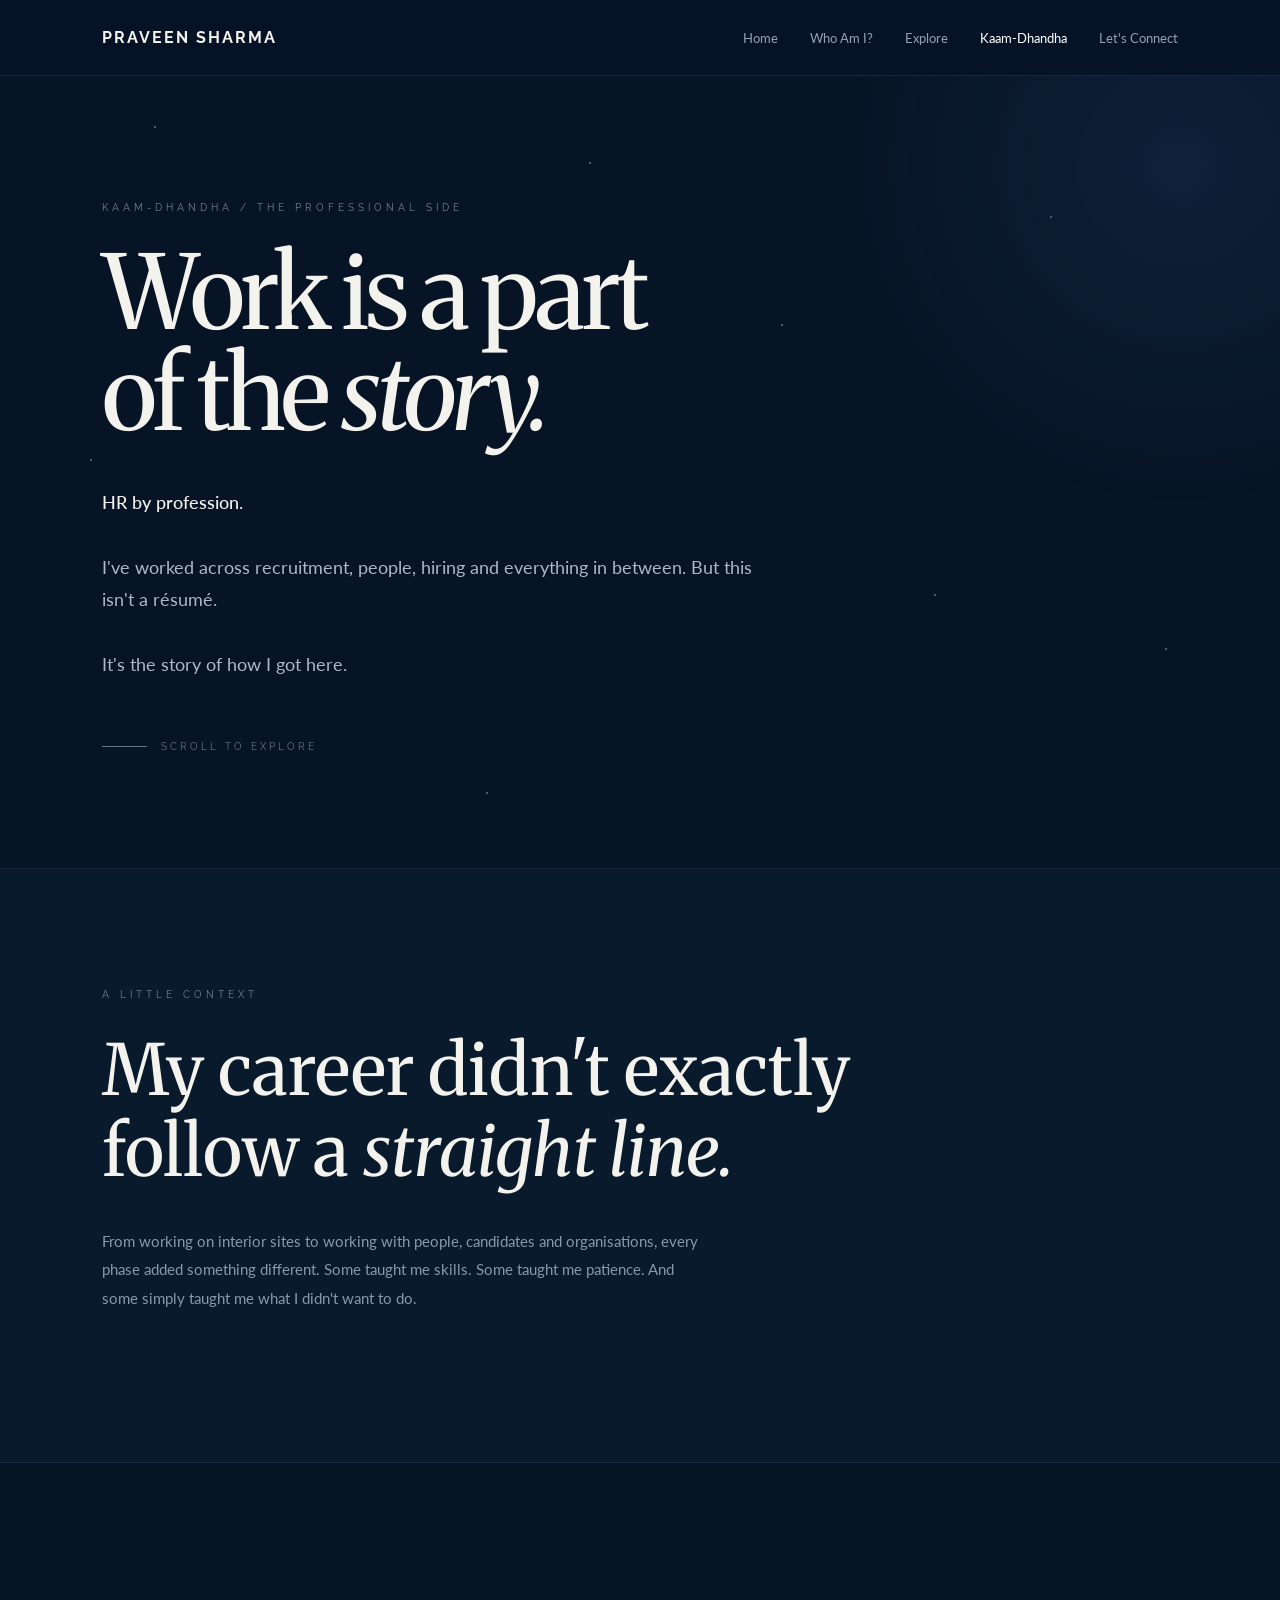
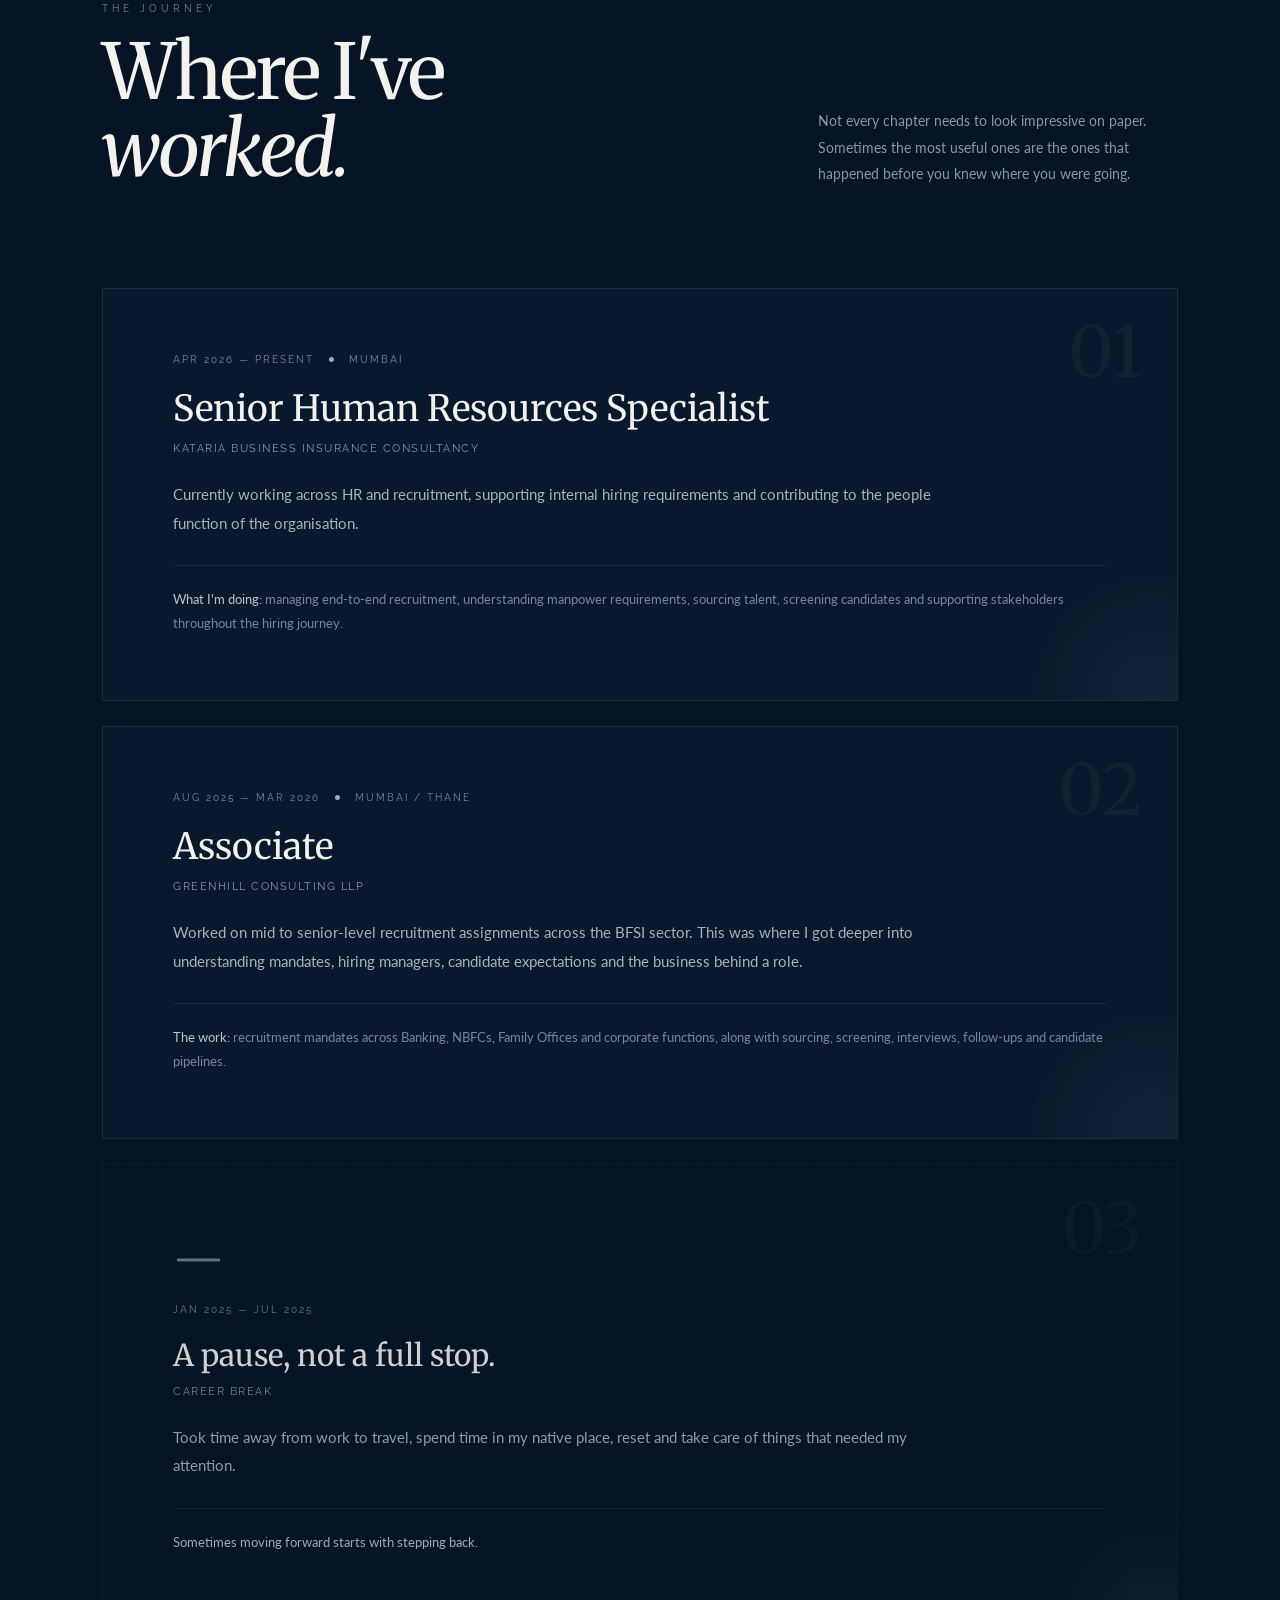
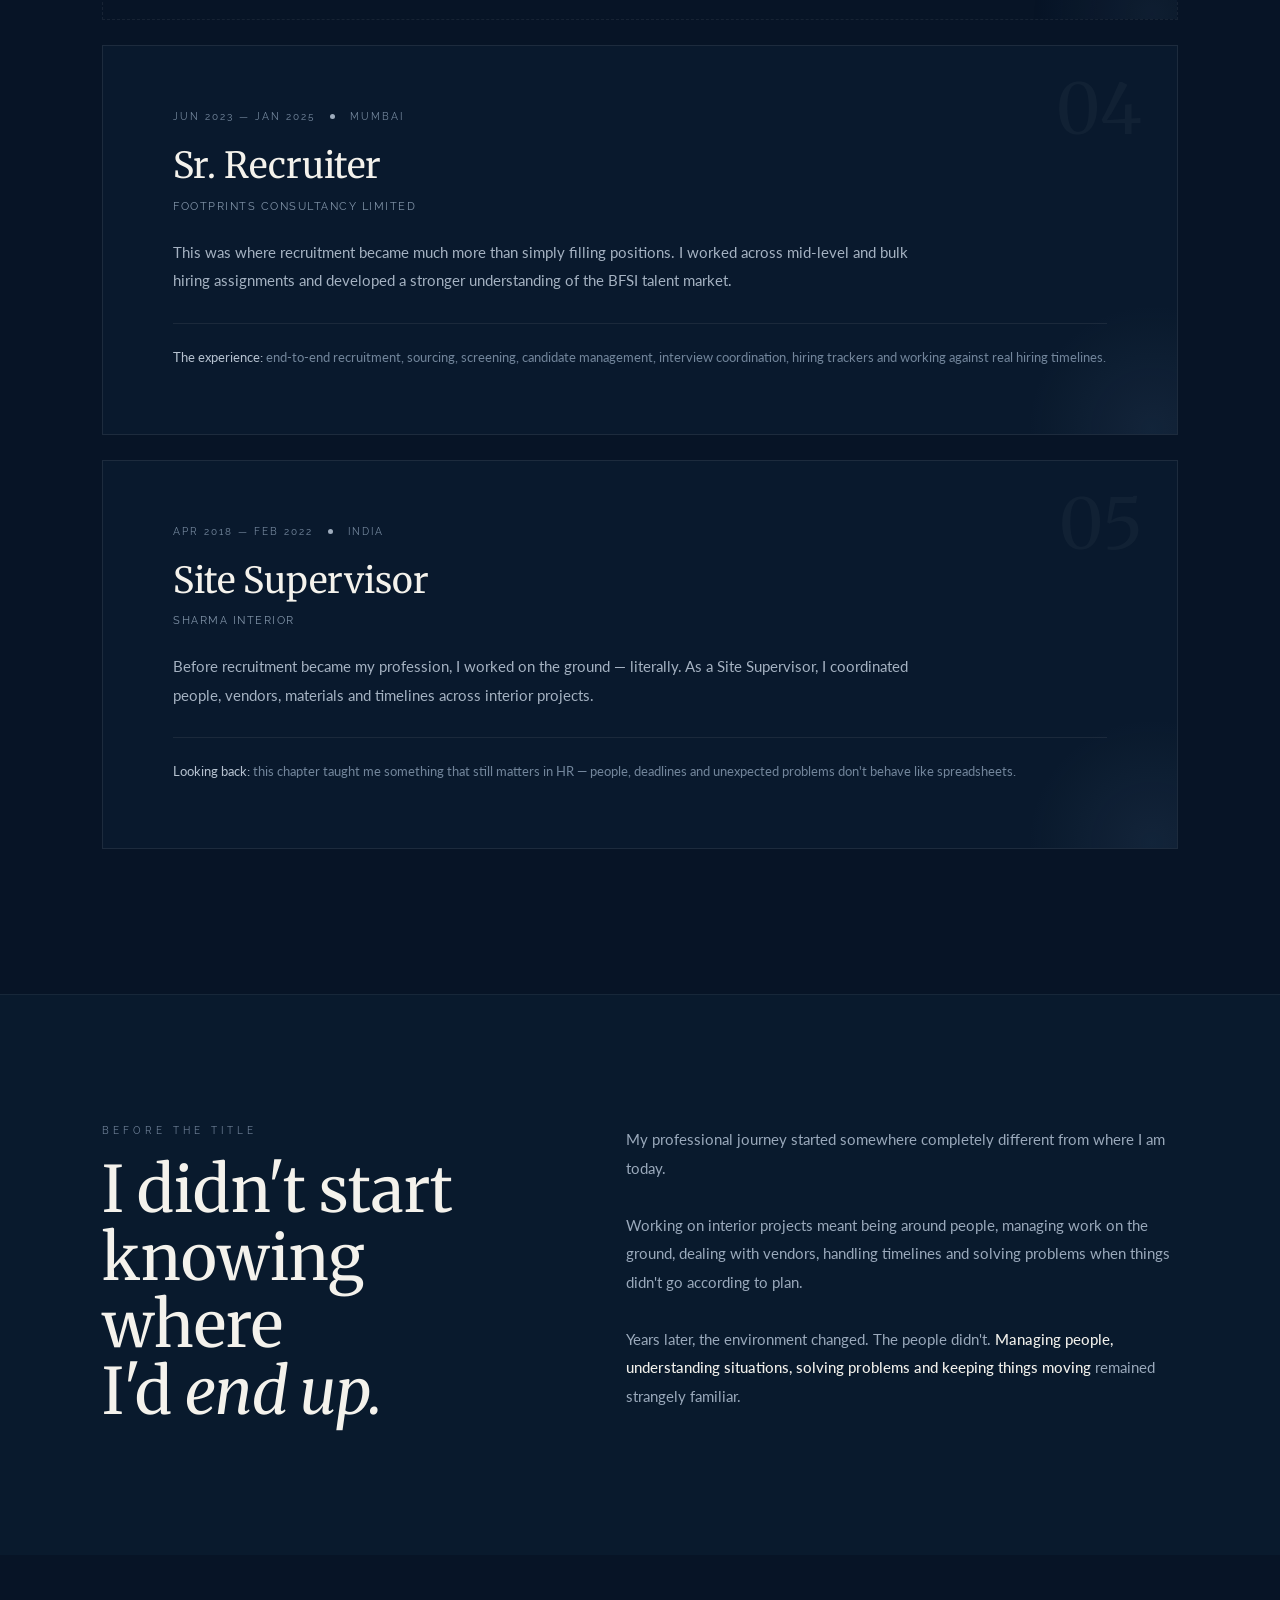
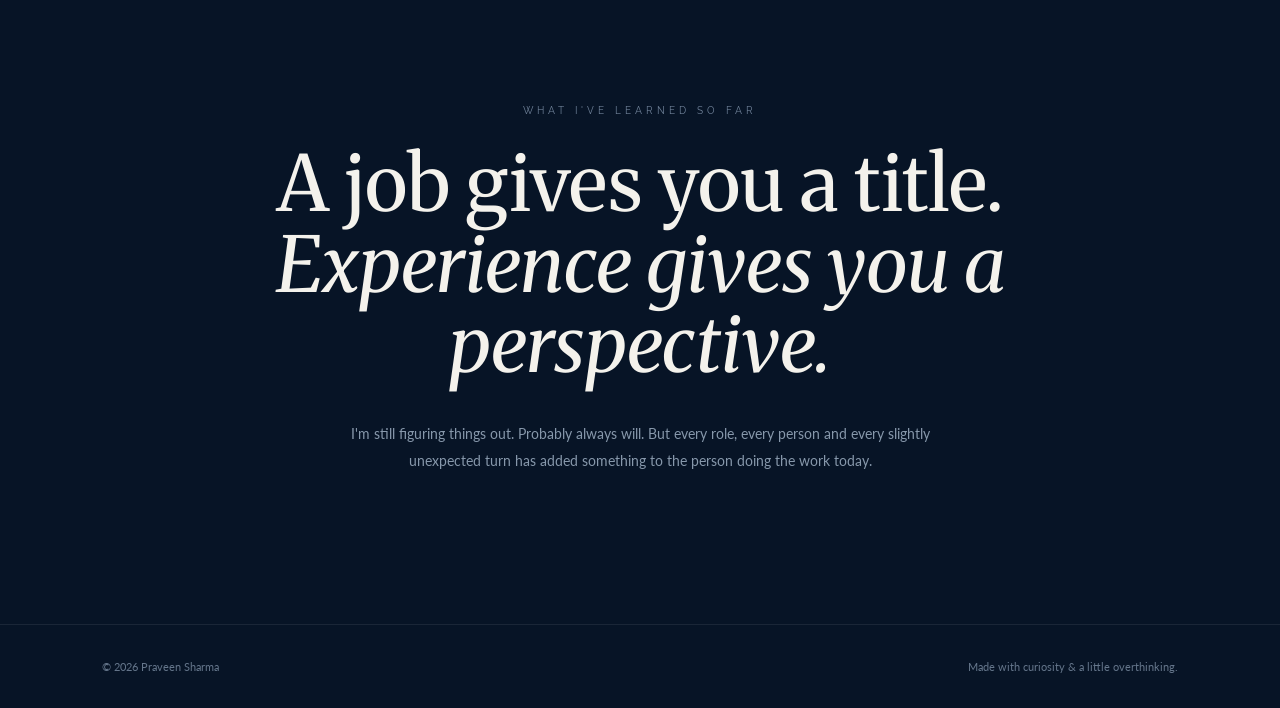
<file: kaam-dhandha.html>
<!DOCTYPE html>
<html lang="en">

<head>
<meta charset="UTF-8">
<meta name="viewport" content="width=device-width, initial-scale=1.0">

<title>Kaam-Dhandha — Praveen Sharma</title>

<link rel="preconnect" href="https://fonts.googleapis.com">
<link rel="preconnect" href="https://fonts.gstatic.com" crossorigin>

<link href="https://fonts.googleapis.com/css2?family=Lato:wght@300;400;500;600;700&family=Merriweather:ital,wght@0,400;0,700;1,400&family=Raleway:wght@400;500;600;700&display=swap" rel="stylesheet">


<style>

/* =========================================================
   RESET
========================================================= */

*{
    margin:0;
    padding:0;
    box-sizing:border-box;
}

html{
    scroll-behavior:smooth;
}

body{
    background:#071426;
    color:#f4f2ec;
    font-family:"Lato", Arial, sans-serif;
    overflow-x:hidden;
}

a{
    color:inherit;
    text-decoration:none;
}


/* =========================================================
   NAVIGATION
========================================================= */

nav{
    height:76px;
    padding:0 8%;

    display:flex;
    align-items:center;
    justify-content:space-between;

    border-bottom:1px solid rgba(255,255,255,.09);

    position:relative;
    z-index:50;

    background:rgba(7,20,38,.92);
    backdrop-filter:blur(14px);
}

.logo{
    font-family:"Raleway",Arial,sans-serif;
    font-size:16px;
    font-weight:700;
    letter-spacing:2px;
}

.nav-links{
    display:flex;
    gap:32px;
}

.nav-links a{
    font-family:"Lato",Arial,sans-serif;
    font-size:13px;
    color:#94a1b3;
    transition:.3s ease;
}

.nav-links a:hover,
.nav-links .active{
    color:#ffffff;
}


/* =========================================================
   BACKGROUND STARS
========================================================= */

.space{
    position:fixed;
    inset:0;
    pointer-events:none;
    z-index:-1;
    overflow:hidden;
}

.star{
    position:absolute;
    width:2px;
    height:2px;
    background:#dce5ef;
    border-radius:50%;
    opacity:.45;
    animation:twinkle 4s infinite ease-in-out;
}

.star:nth-child(1){top:14%;left:12%;animation-delay:0s;}
.star:nth-child(2){top:24%;left:82%;animation-delay:1s;}
.star:nth-child(3){top:51%;left:7%;animation-delay:2s;}
.star:nth-child(4){top:72%;left:91%;animation-delay:1.5s;}
.star:nth-child(5){top:88%;left:38%;animation-delay:3s;}
.star:nth-child(6){top:36%;left:61%;animation-delay:2.5s;}
.star:nth-child(7){top:66%;left:73%;animation-delay:.5s;}
.star:nth-child(8){top:18%;left:46%;animation-delay:3.5s;}

@keyframes twinkle{
    0%,100%{opacity:.2;transform:scale(.8);}
    50%{opacity:.8;transform:scale(1.5);}
}


/* =========================================================
   HERO
========================================================= */

.hero{
    min-height:88vh;
    padding:120px 8% 110px;

    display:flex;
    align-items:center;

    position:relative;
    overflow:hidden;
}

.hero-glow{
    position:absolute;
    width:700px;
    height:700px;
    right:-250px;
    top:-260px;

    background:radial-gradient(
        circle,
        rgba(39,75,116,.25),
        transparent 68%
    );

    pointer-events:none;
}

.hero-inner{
    max-width:1000px;
    position:relative;
    z-index:2;
}

.eyebrow{
    font-family:"Raleway",Arial,sans-serif;
    font-size:10px;
    letter-spacing:4px;
    color:#71839a;
    margin-bottom:30px;

    opacity:0;
    transform:translateY(20px);
    animation:appear .8s ease forwards;
}

.hero h1{
    font-family:"Merriweather",Georgia,serif;
    font-weight:400;

    font-size:clamp(55px,8vw,105px);
    line-height:.98;
    letter-spacing:-4px;

    max-width:950px;

    opacity:0;
    transform:translateY(30px);
    animation:appear .9s .15s ease forwards;
}

.hero h1 em{
    font-style:italic;
}

.hero-copy{
    max-width:650px;

    margin-top:42px;

    font-size:18px;
    line-height:1.8;

    color:#aeb9c8;

    opacity:0;
    transform:translateY(25px);
    animation:appear .9s .3s ease forwards;
}

.hero-copy strong{
    color:#f4f2ec;
    font-weight:500;
}

.scroll-note{
    margin-top:60px;

    display:flex;
    align-items:center;
    gap:14px;

    color:#64758b;

    font-family:"Raleway",Arial,sans-serif;
    font-size:10px;
    letter-spacing:3px;

    opacity:0;
    animation:appear .9s .5s ease forwards;
}

.scroll-line{
    width:45px;
    height:1px;
    background:#64758b;
}


/* =========================================================
   INTRO STATEMENT
========================================================= */

.statement{
    padding:120px 8% 150px;

    background:#091a2d;

    border-top:1px solid rgba(255,255,255,.06);
    border-bottom:1px solid rgba(255,255,255,.06);
}

.statement-inner{
    max-width:1100px;
    margin:auto;
}

.statement-label{
    font-family:"Raleway",Arial,sans-serif;
    font-size:10px;
    letter-spacing:4px;
    color:#71839a;
    margin-bottom:30px;
}

.statement h2{
    font-family:"Merriweather",Georgia,serif;
    font-weight:400;

    font-size:clamp(38px,5.5vw,72px);
    line-height:1.15;

    max-width:900px;
}

.statement h2 em{
    font-style:italic;
}

.statement-text{
    max-width:600px;
    margin-top:35px;

    color:#8999ad;
    font-size:15px;
    line-height:1.9;
}


/* =========================================================
   CAREER
========================================================= */

.career{
    padding:140px 8% 120px;
}

.career-head{
    max-width:1100px;
    margin:auto;

    display:flex;
    justify-content:space-between;
    align-items:flex-end;

    gap:60px;

    margin-bottom:100px;
}

.career-label{
    font-family:"Raleway",Arial,sans-serif;
    font-size:10px;
    letter-spacing:4px;
    color:#71839a;
    margin-bottom:20px;
}

.career-head h2{
    font-family:"Merriweather",Georgia,serif;
    font-weight:400;

    font-size:clamp(45px,6vw,78px);
    line-height:1;
    letter-spacing:-2px;
}

.career-head h2 em{
    font-style:italic;
}

.career-description{
    max-width:360px;

    color:#8797aa;
    font-size:14px;
    line-height:1.9;
}


/* =========================================================
   EXPERIENCE CARDS
========================================================= */

.experiences{
    max-width:1100px;
    margin:auto;
}

.experience{
    position:relative;

    padding:65px 70px;

    margin-bottom:25px;

    border:1px solid rgba(255,255,255,.08);

    background:rgba(12,31,52,.52);

    transition:
        transform .5s ease,
        border-color .5s ease,
        background .5s ease;

    overflow:hidden;

    opacity:0;
    transform:translateY(45px);
}

.experience.visible{
    opacity:1;
    transform:translateY(0);
}

.experience:hover{
    transform:translateY(-6px);

    border-color:rgba(190,204,221,.25);

    background:rgba(16,38,63,.78);
}

.experience::after{
    content:"";

    position:absolute;

    width:250px;
    height:250px;

    right:-100px;
    bottom:-120px;

    background:radial-gradient(
        circle,
        rgba(87,116,148,.12),
        transparent 70%
    );

    pointer-events:none;
}

.experience-number{
    position:absolute;

    top:28px;
    right:35px;

    font-family:"Merriweather",Georgia,serif;

    font-size:70px;
    line-height:1;

    color:rgba(255,255,255,.035);
}

.experience-top{
    display:flex;
    align-items:center;
    gap:15px;

    margin-bottom:22px;
}

.experience-date{
    font-family:"Raleway",Arial,sans-serif;
    font-size:10px;
    letter-spacing:2px;
    text-transform:uppercase;

    color:#778aa0;
}

.experience-dot{
    width:5px;
    height:5px;
    border-radius:50%;

    background:#9eacbd;
}

.experience h3{
    font-family:"Merriweather",Georgia,serif;
    font-weight:400;

    font-size:36px;
    line-height:1.2;

    margin-bottom:12px;
}

.company{
    font-family:"Raleway",Arial,sans-serif;

    font-size:11px;
    letter-spacing:1.5px;

    color:#8294a9;

    margin-bottom:25px;
}

.experience p{
    max-width:760px;

    color:#a5b2c2;

    font-size:15px;
    line-height:1.9;
}

.experience-note{
    margin-top:28px;

    padding-top:22px;

    border-top:1px solid rgba(255,255,255,.07);

    color:#73869c;

    font-size:13px;
    line-height:1.8;
}

.experience-note span{
    color:#b7c3d1;
}


/* =========================================================
   CAREER BREAK
========================================================= */

.experience.break{
    background:transparent;

    border-style:dashed;

    opacity:.85;
}

.experience.break:hover{
    background:rgba(12,31,52,.35);
}

.experience.break h3{
    font-size:30px;
}

.break-symbol{
    font-family:"Merriweather",Georgia,serif;

    font-size:45px;
    color:#6e8095;

    margin-bottom:18px;
}


/* =========================================================
   THE EARLY YEARS
========================================================= */

.early-section{
    padding:130px 8%;

    background:#091a2d;

    border-top:1px solid rgba(255,255,255,.06);
}

.early-inner{
    max-width:1100px;
    margin:auto;

    display:grid;
    grid-template-columns:1fr 1.3fr;

    gap:100px;
}

.early-title{
    font-family:"Merriweather",Georgia,serif;

    font-size:clamp(40px,5vw,65px);
    font-weight:400;

    line-height:1.05;
}

.early-title em{
    font-style:italic;
}

.early-copy{
    color:#9aa9bb;

    font-size:15px;
    line-height:1.9;
}

.early-copy strong{
    color:#f1f0eb;
    font-weight:500;
}


/* =========================================================
   PERSONAL WORK PHILOSOPHY
========================================================= */

.philosophy{
    padding:150px 8%;

    text-align:center;
}

.philosophy-small{
    font-family:"Raleway",Arial,sans-serif;

    font-size:10px;
    letter-spacing:4px;

    color:#71839a;

    margin-bottom:28px;
}

.philosophy h2{
    font-family:"Merriweather",Georgia,serif;

    font-size:clamp(40px,6vw,82px);

    font-weight:400;

    line-height:1.05;

    max-width:950px;

    margin:auto;
}

.philosophy h2 em{
    font-style:italic;
}

.philosophy p{
    max-width:580px;

    margin:35px auto 0;

    color:#8798ab;

    font-size:14px;
    line-height:1.9;
}


/* =========================================================
   FOOTER
========================================================= */

footer{
    padding:35px 8%;

    border-top:1px solid rgba(255,255,255,.08);

    display:flex;
    justify-content:space-between;

    color:#65768b;

    font-size:11px;
}


/* =========================================================
   ANIMATION
========================================================= */

@keyframes appear{
    to{
        opacity:1;
        transform:translateY(0);
    }
}


/* =========================================================
   MOBILE
========================================================= */

@media(max-width:850px){

    nav{
        height:auto;
        padding:20px 6%;

        flex-direction:column;
        gap:18px;
    }

    .nav-links{
        gap:17px;
        flex-wrap:wrap;
        justify-content:center;
    }

    .nav-links a{
        font-size:12px;
    }

    .hero{
        min-height:80vh;
        padding:90px 7%;
    }

    .hero h1{
        font-size:60px;
        letter-spacing:-3px;
    }

    .hero-copy{
        font-size:16px;
    }

    .statement,
    .career,
    .early-section,
    .philosophy{
        padding-left:7%;
        padding-right:7%;
    }

    .career-head{
        flex-direction:column;
        align-items:flex-start;
    }

    .experience{
        padding:45px 30px;
    }

    .experience h3{
        font-size:29px;
    }

    .experience-number{
        font-size:55px;
        right:20px;
    }

    .early-inner{
        grid-template-columns:1fr;
        gap:40px;
    }

    footer{
        flex-direction:column;
        gap:10px;
    }
}


@media(max-width:550px){

    .hero h1{
        font-size:51px;
    }

    .statement h2{
        font-size:38px;
    }

    .career-head h2{
        font-size:50px;
    }

    .experience{
        padding:40px 24px;
    }

    .experience h3{
        font-size:26px;
    }
}

</style>
</head>


<body>


<!-- =====================================================
     SPACE BACKGROUND
===================================================== -->

<div class="space">

    <span class="star"></span>
    <span class="star"></span>
    <span class="star"></span>
    <span class="star"></span>
    <span class="star"></span>
    <span class="star"></span>
    <span class="star"></span>
    <span class="star"></span>

</div>


<!-- =====================================================
     NAVIGATION
===================================================== -->

<nav>

    <div class="logo">
        PRAVEEN SHARMA
    </div>

    <div class="nav-links">

        <a href="index.html">
            Home
        </a>

        <a href="who-am-i.html">
            Who Am I?
        </a>

        <a href="explore.html">
            Explore
        </a>

        <a href="kaam-dhandha.html" class="active">
            Kaam-Dhandha
        </a>

        <a href="connect.html">
            Let's Connect
        </a>

    </div>

</nav>



<!-- =====================================================
     HERO
===================================================== -->

<section class="hero">

    <div class="hero-glow"></div>

    <div class="hero-inner">

        <div class="eyebrow">
            KAAM-DHANDHA / THE PROFESSIONAL SIDE
        </div>

        <h1>
            Work is a part<br>
            of the <em>story.</em>
        </h1>

        <div class="hero-copy">

            <strong>HR by profession.</strong>

            <br><br>

            I've worked across recruitment, people,
            hiring and everything in between.

            But this isn't a résumé.

            <br><br>

            It's the story of how I got here.

        </div>

        <div class="scroll-note">

            <span class="scroll-line"></span>

            SCROLL TO EXPLORE

        </div>

    </div>

</section>



<!-- =====================================================
     STATEMENT
===================================================== -->

<section class="statement">

    <div class="statement-inner">

        <div class="statement-label">
            A LITTLE CONTEXT
        </div>

        <h2>
            My career didn't exactly
            follow a <em>straight line.</em>
        </h2>

        <div class="statement-text">

            From working on interior sites to working
            with people, candidates and organisations,
            every phase added something different.

            Some taught me skills.

            Some taught me patience.

            And some simply taught me what I
            didn't want to do.

        </div>

    </div>

</section>



<!-- =====================================================
     CAREER
===================================================== -->

<section class="career">

    <div class="career-head">

        <div>

            <div class="career-label">
                THE JOURNEY
            </div>

            <h2>
                Where I've<br>
                <em>worked.</em>
            </h2>

        </div>


        <div class="career-description">

            Not every chapter needs to look impressive
            on paper.

            Sometimes the most useful ones are the
            ones that happened before you knew where
            you were going.

        </div>

    </div>



    <div class="experiences">


        <!-- =================================================
             KATARIA
        ================================================== -->

        <article class="experience reveal">

            <div class="experience-number">
                01
            </div>

            <div class="experience-top">

                <span class="experience-date">
                    Apr 2026 — Present
                </span>

                <span class="experience-dot"></span>

                <span class="experience-date">
                    Mumbai
                </span>

            </div>

            <h3>
                Senior Human Resources Specialist
            </h3>

            <div class="company">
                KATARIA BUSINESS INSURANCE CONSULTANCY
            </div>

            <p>

                Currently working across HR and recruitment,
                supporting internal hiring requirements and
                contributing to the people function of the
                organisation.

            </p>

            <div class="experience-note">

                <span>What I'm doing:</span>
                managing end-to-end recruitment,
                understanding manpower requirements,
                sourcing talent, screening candidates and
                supporting stakeholders throughout the hiring journey.

            </div>

        </article>



        <!-- =================================================
             GREENHILL
        ================================================== -->

        <article class="experience reveal">

            <div class="experience-number">
                02
            </div>

            <div class="experience-top">

                <span class="experience-date">
                    Aug 2025 — Mar 2026
                </span>

                <span class="experience-dot"></span>

                <span class="experience-date">
                    Mumbai / Thane
                </span>

            </div>

            <h3>
                Associate
            </h3>

            <div class="company">
                GREENHILL CONSULTING LLP
            </div>

            <p>

                Worked on mid to senior-level recruitment
                assignments across the BFSI sector.

                This was where I got deeper into understanding
                mandates, hiring managers, candidate expectations
                and the business behind a role.

            </p>

            <div class="experience-note">

                <span>The work:</span>
                recruitment mandates across Banking,
                NBFCs, Family Offices and corporate functions,
                along with sourcing, screening, interviews,
                follow-ups and candidate pipelines.

            </div>

        </article>



        <!-- =================================================
             CAREER BREAK
        ================================================== -->

        <article class="experience break reveal">

            <div class="experience-number">
                03
            </div>

            <div class="break-symbol">
                —
            </div>

            <div class="experience-top">

                <span class="experience-date">
                    Jan 2025 — Jul 2025
                </span>

            </div>

            <h3>
                A pause, not a full stop.
            </h3>

            <div class="company">
                CAREER BREAK
            </div>

            <p>

                Took time away from work to travel,
                spend time in my native place, reset
                and take care of things that needed
                my attention.

            </p>

            <div class="experience-note">

                <span>Sometimes moving forward starts
                with stepping back.</span>

            </div>

        </article>



        <!-- =================================================
             FOOTPRINTS
        ================================================== -->

        <article class="experience reveal">

            <div class="experience-number">
                04
            </div>

            <div class="experience-top">

                <span class="experience-date">
                    Jun 2023 — Jan 2025
                </span>

                <span class="experience-dot"></span>

                <span class="experience-date">
                    Mumbai
                </span>

            </div>

            <h3>
                Sr. Recruiter
            </h3>

            <div class="company">
                FOOTPRINTS CONSULTANCY LIMITED
            </div>

            <p>

                This was where recruitment became much
                more than simply filling positions.

                I worked across mid-level and bulk hiring
                assignments and developed a stronger
                understanding of the BFSI talent market.

            </p>

            <div class="experience-note">

                <span>The experience:</span>
                end-to-end recruitment, sourcing,
                screening, candidate management,
                interview coordination, hiring trackers
                and working against real hiring timelines.

            </div>

        </article>



        <!-- =================================================
             SHARMA INTERIOR
        ================================================== -->

        <article class="experience reveal">

            <div class="experience-number">
                05
            </div>

            <div class="experience-top">

                <span class="experience-date">
                    Apr 2018 — Feb 2022
                </span>

                <span class="experience-dot"></span>

                <span class="experience-date">
                    India
                </span>

            </div>

            <h3>
                Site Supervisor
            </h3>

            <div class="company">
                SHARMA INTERIOR
            </div>

            <p>

                Before recruitment became my profession,
                I worked on the ground — literally.

                As a Site Supervisor, I coordinated people,
                vendors, materials and timelines across
                interior projects.

            </p>

            <div class="experience-note">

                <span>Looking back:</span>
                this chapter taught me something that still
                matters in HR — people, deadlines and
                unexpected problems don't behave like
                spreadsheets.

            </div>

        </article>


    </div>

</section>



<!-- =====================================================
     EARLY YEARS
===================================================== -->

<section class="early-section">

    <div class="early-inner">

        <div>

            <div class="career-label">
                BEFORE THE TITLE
            </div>

            <div class="early-title">

                I didn't start<br>
                knowing where<br>
                I'd <em>end up.</em>

            </div>

        </div>


        <div class="early-copy">

            <p>

                My professional journey started somewhere
                completely different from where I am today.

            </p>

            <br>

            <p>

                Working on interior projects meant being
                around people, managing work on the ground,
                dealing with vendors, handling timelines
                and solving problems when things didn't go
                according to plan.

            </p>

            <br>

            <p>

                Years later, the environment changed.

                The people didn't.

                <strong>
                    Managing people, understanding situations,
                    solving problems and keeping things moving
                </strong>

                remained strangely familiar.

            </p>

        </div>

    </div>

</section>



<!-- =====================================================
     PHILOSOPHY
===================================================== -->

<section class="philosophy">

    <div class="philosophy-small">
        WHAT I'VE LEARNED SO FAR
    </div>

    <h2>

        A job gives you a title.

        <br>

        <em>Experience gives you a perspective.</em>

    </h2>

    <p>

        I'm still figuring things out.

        Probably always will.

        But every role, every person and every
        slightly unexpected turn has added something
        to the person doing the work today.

    </p>

</section>



<!-- =====================================================
     FOOTER
===================================================== -->

<footer>

    <div>
        © 2026 Praveen Sharma
    </div>

    <div>
        Made with curiosity & a little overthinking.
    </div>

</footer>



<!-- =====================================================
     SCROLL REVEAL
===================================================== -->

<script>

const revealElements =
document.querySelectorAll(".reveal");


const observer =
new IntersectionObserver(

    (entries) => {

        entries.forEach(entry => {

            if(entry.isIntersecting){

                entry.target.classList.add("visible");

                observer.unobserve(entry.target);

            }

        });

    },

    {
        threshold:0.12
    }

);


revealElements.forEach(element => {

    observer.observe(element);

});


</script>


</body>
</html>
</file>
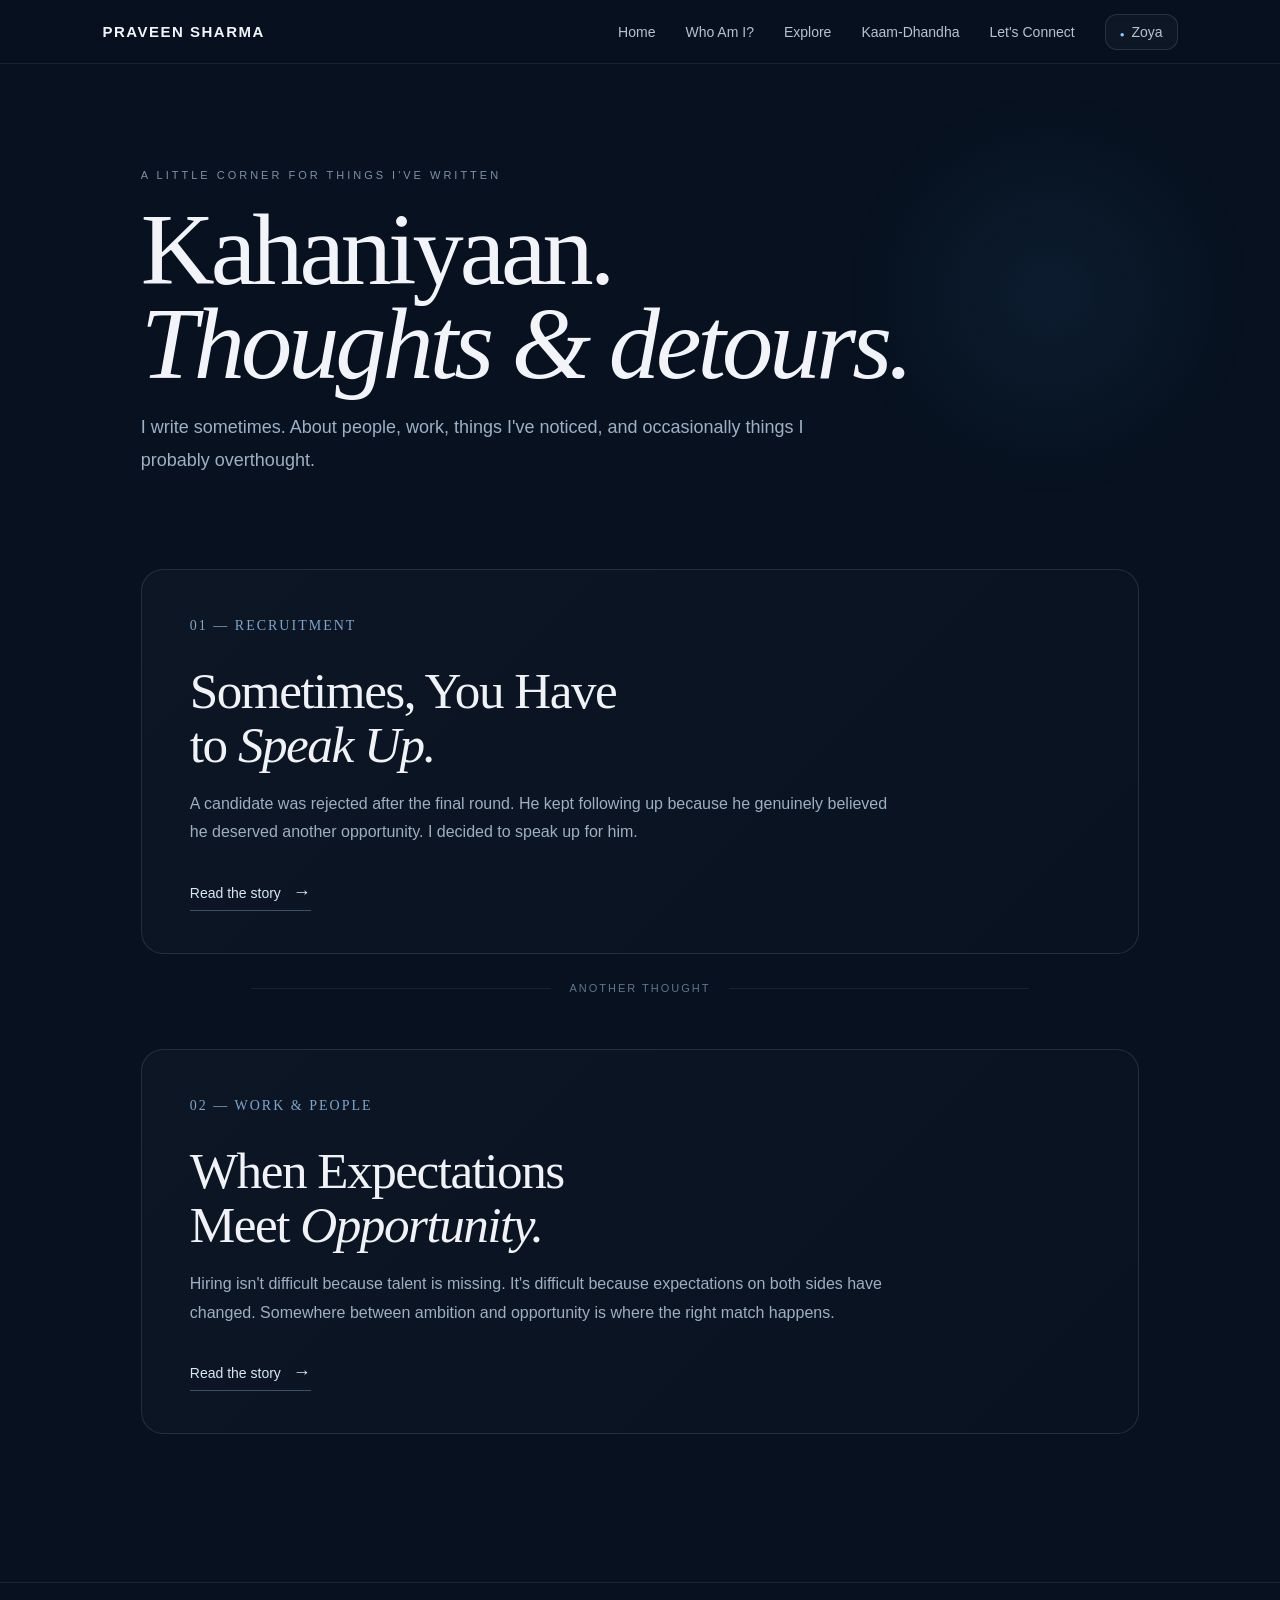
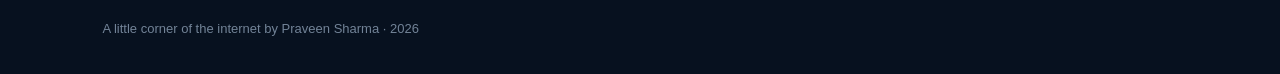
<file: kahaniyaan.html>
<!DOCTYPE html>
<html lang="en">
<head>
  <meta charset="UTF-8">
  <meta name="viewport" content="width=device-width, initial-scale=1.0">

  <title>Kahaniyaan — Praveen Sharma</title>

  <style>
    * {
      box-sizing: border-box;
    }

    html {
      scroll-behavior: smooth;
    }

    body {
      margin: 0;
      background: #07111f;
      color: #e9eef5;
      font-family: Arial, Helvetica, sans-serif;
      overflow-x: hidden;
    }

    /* =========================
       NAVBAR
    ========================= */

    nav {
      height: 64px;
      padding: 0 8%;
      display: flex;
      align-items: center;
      justify-content: space-between;

      border-bottom: 1px solid rgba(255,255,255,0.08);

      position: sticky;
      top: 0;
      z-index: 100;

      background: rgba(7,17,31,0.88);
      backdrop-filter: blur(12px);
    }

    .logo {
      font-size: 15px;
      font-weight: 700;
      letter-spacing: 1.5px;
      color: #f3f5f8;
    }

    .nav-links {
      display: flex;
      gap: 30px;
      align-items: center;
    }

    .nav-links a {
      text-decoration: none;
      color: #b9c2ce;
      font-size: 14px;
      transition: color 0.3s ease;
    }

    .nav-links a:hover {
      color: #ffffff;
    }

    .zoya-link {
      padding: 9px 14px;
      border: 1px solid rgba(255,255,255,0.12);
      border-radius: 12px;
      background: rgba(255,255,255,0.03);
    }

    .zoya-link::before {
      content: "●";
      font-size: 8px;
      margin-right: 7px;
      color: #8cc7ff;
    }

    /* =========================
       HERO
    ========================= */

    .hero {
      width: 78%;
      max-width: 1150px;
      margin: 0 auto;
      padding: 105px 0 75px;

      position: relative;
    }

    /* soft floating glow */

    .hero::after {
      content: "";
      position: absolute;

      width: 420px;
      height: 420px;

      right: -120px;
      top: 20px;

      border-radius: 50%;

      background: radial-gradient(
        circle,
        rgba(60,130,190,0.10),
        transparent 68%
      );

      pointer-events: none;

      animation: breathe 7s ease-in-out infinite;
    }

    .eyebrow {
      font-size: 11px;
      letter-spacing: 3px;
      color: #7f91a7;
      text-transform: uppercase;

      opacity: 0;
      animation: fadeUp 0.8s ease forwards;
    }

    .hero h1 {
      margin: 22px 0 20px;

      font-family: Georgia, "Times New Roman", serif;
      font-size: clamp(62px, 8vw, 105px);

      font-weight: 400;
      line-height: 0.92;

      letter-spacing: -4px;

      color: #f2f4f7;

      opacity: 0;
      animation: titleReveal 1s ease forwards;
      animation-delay: 0.15s;
    }

    .hero h1 em {
      font-style: italic;
    }

    .intro {
      max-width: 680px;

      font-size: 18px;
      line-height: 1.8;

      color: #9eb0c5;

      opacity: 0;
      animation: fadeUp 0.9s ease forwards;
      animation-delay: 0.35s;
    }

    /* =========================
       STORY CARDS
    ========================= */

    .stories {
      width: 78%;
      max-width: 1150px;
      margin: 0 auto;

      padding-bottom: 120px;
    }

    .story-card {
      position: relative;

      border: 1px solid rgba(255,255,255,0.11);
      border-radius: 22px;

      padding: 48px 48px 42px;

      margin-bottom: 28px;

      background:
        linear-gradient(
          135deg,
          rgba(255,255,255,0.025),
          rgba(255,255,255,0.008)
        );

      overflow: hidden;

      transition:
        transform 0.45s ease,
        border-color 0.45s ease,
        background 0.45s ease;

      opacity: 0;
      animation: cardReveal 0.9s ease forwards;
    }

    .story-card:nth-child(2) {
      animation-delay: 0.15s;
    }

    .story-card:hover {
      transform: translateY(-7px);
      border-color: rgba(140,190,235,0.32);

      background:
        linear-gradient(
          135deg,
          rgba(255,255,255,0.045),
          rgba(255,255,255,0.012)
        );
    }

    /* animated light passing through card */

    .story-card::before {
      content: "";

      position: absolute;

      top: 0;
      left: -120%;

      width: 70%;
      height: 100%;

      background: linear-gradient(
        90deg,
        transparent,
        rgba(255,255,255,0.035),
        transparent
      );

      transform: skewX(-20deg);

      transition: left 0.9s ease;

      pointer-events: none;
    }

    .story-card:hover::before {
      left: 140%;
    }

    .story-number {
      font-family: Georgia, "Times New Roman", serif;

      font-size: 14px;

      color: #7fa6ca;

      letter-spacing: 2px;

      margin-bottom: 30px;
    }

    .story-card h2 {
      margin: 0 0 18px;

      font-family: Georgia, "Times New Roman", serif;

      font-weight: 400;

      font-size: clamp(34px, 4vw, 52px);

      line-height: 1.05;

      color: #f0f2f5;

      letter-spacing: -1.5px;
    }

    .story-card h2 em {
      font-style: italic;
    }

    .story-description {
      max-width: 700px;

      font-size: 16px;

      line-height: 1.8;

      color: #9eafc1;

      margin-bottom: 35px;
    }

    .read-link {
      display: inline-flex;

      align-items: center;

      gap: 12px;

      text-decoration: none;

      color: #d9e8f7;

      font-size: 14px;

      padding-bottom: 7px;

      border-bottom: 1px solid rgba(150,190,225,0.35);

      transition:
        gap 0.3s ease,
        color 0.3s ease,
        border-color 0.3s ease;
    }

    .read-link:hover {
      gap: 18px;
      color: #ffffff;
      border-color: #ffffff;
    }

    .arrow {
      font-size: 18px;
      transition: transform 0.3s ease;
    }

    .read-link:hover .arrow {
      transform: translateX(4px);
    }

    /* =========================
       LITTLE DIVIDER
    ========================= */

    .between {
      width: 78%;
      max-width: 1150px;

      margin: 0 auto 55px;

      display: flex;
      align-items: center;
      gap: 18px;

      color: #61758c;

      font-size: 11px;
      letter-spacing: 2px;
      text-transform: uppercase;
    }

    .between::before,
    .between::after {
      content: "";
      height: 1px;

      background: rgba(255,255,255,0.07);

      flex: 1;
    }

    /* =========================
       FOOTER
    ========================= */

    footer {
      border-top: 1px solid rgba(255,255,255,0.08);

      padding: 38px 8%;

      color: #728397;

      font-size: 13px;
    }

    /* =========================
       ANIMATIONS
    ========================= */

    @keyframes fadeUp {

      from {
        opacity: 0;
        transform: translateY(25px);
      }

      to {
        opacity: 1;
        transform: translateY(0);
      }

    }

    @keyframes titleReveal {

      from {
        opacity: 0;
        transform: translateY(35px);
        letter-spacing: -7px;
      }

      to {
        opacity: 1;
        transform: translateY(0);
        letter-spacing: -4px;
      }

    }

    @keyframes cardReveal {

      from {
        opacity: 0;
        transform: translateY(45px);
      }

      to {
        opacity: 1;
        transform: translateY(0);
      }

    }

    @keyframes breathe {

      0%, 100% {
        transform: scale(1);
        opacity: 0.7;
      }

      50% {
        transform: scale(1.12);
        opacity: 1;
      }

    }

    /* =========================
       MOBILE
    ========================= */

    @media (max-width: 750px) {

      nav {
        padding: 0 5%;
      }

      .nav-links {
        gap: 12px;
      }

      .nav-links a {
        font-size: 12px;
      }

      .nav-links a:nth-child(3),
      .nav-links a:nth-child(4) {
        display: none;
      }

      .hero,
      .stories,
      .between {
        width: 90%;
      }

      .hero {
        padding-top: 75px;
      }

      .hero h1 {
        font-size: 62px;
        letter-spacing: -3px;
      }

      .intro {
        font-size: 16px;
      }

      .story-card {
        padding: 32px 25px;
        border-radius: 18px;
      }

      .story-card h2 {
        font-size: 36px;
      }

      .story-description {
        font-size: 15px;
      }

    }

  </style>
</head>

<body>

  <!-- =========================
       NAVIGATION
  ========================= -->

  <nav>

    <div class="logo">
      PRAVEEN SHARMA
    </div>

    <div class="nav-links">

      <a href="index.html">Home</a>

      <a href="who-am-i.html">Who Am I?</a>

      <a href="explore.html">Explore</a>

      <a href="kaam-dhandha.html">Kaam-Dhandha</a>

      <a href="connect.html">Let's Connect</a>

      <a href="zoya.html" class="zoya-link">Zoya</a>

    </div>

  </nav>


  <!-- =========================
       HERO
  ========================= -->

  <section class="hero">

    <div class="eyebrow">
      A little corner for things I've written
    </div>

    <h1>
      Kahaniyaan.<br>
      <em>Thoughts & detours.</em>
    </h1>

    <p class="intro">
      I write sometimes. About people, work, things I've noticed,
      and occasionally things I probably overthought.
    </p>

  </section>


  <!-- =========================
       STORIES
  ========================= -->

  <section class="stories">


    <!-- STORY 01 -->

    <article class="story-card">

      <div class="story-number">
        01 — RECRUITMENT
      </div>

      <h2>
        Sometimes, You Have<br>
        to <em>Speak Up.</em>
      </h2>

      <p class="story-description">
        A candidate was rejected after the final round.
        He kept following up because he genuinely believed
        he deserved another opportunity. I decided to speak up for him.
      </p>

      <a
        class="read-link"
        href="https://lnkd.in/p/ddmWzbFx"
        target="_blank"
        rel="noopener noreferrer"
      >
        Read the story
        <span class="arrow">→</span>
      </a>

    </article>


    <!-- SMALL DIVIDER -->

    <div class="between">
      another thought
    </div>


    <!-- STORY 02 -->

    <article class="story-card">

      <div class="story-number">
        02 — WORK & PEOPLE
      </div>

      <h2>
        When Expectations<br>
        Meet <em>Opportunity.</em>
      </h2>

      <p class="story-description">
        Hiring isn't difficult because talent is missing.
        It's difficult because expectations on both sides
        have changed. Somewhere between ambition and opportunity
        is where the right match happens.
      </p>

      <a
        class="read-link"
        href="https://lnkd.in/p/d3zbNkT8"
        target="_blank"
        rel="noopener noreferrer"
      >
        Read the story
        <span class="arrow">→</span>
      </a>

    </article>

  </section>


  <!-- =========================
       FOOTER
  ========================= -->

  <footer>
    A little corner of the internet by Praveen Sharma · 2026
  </footer>


</body>
</html>
</file>
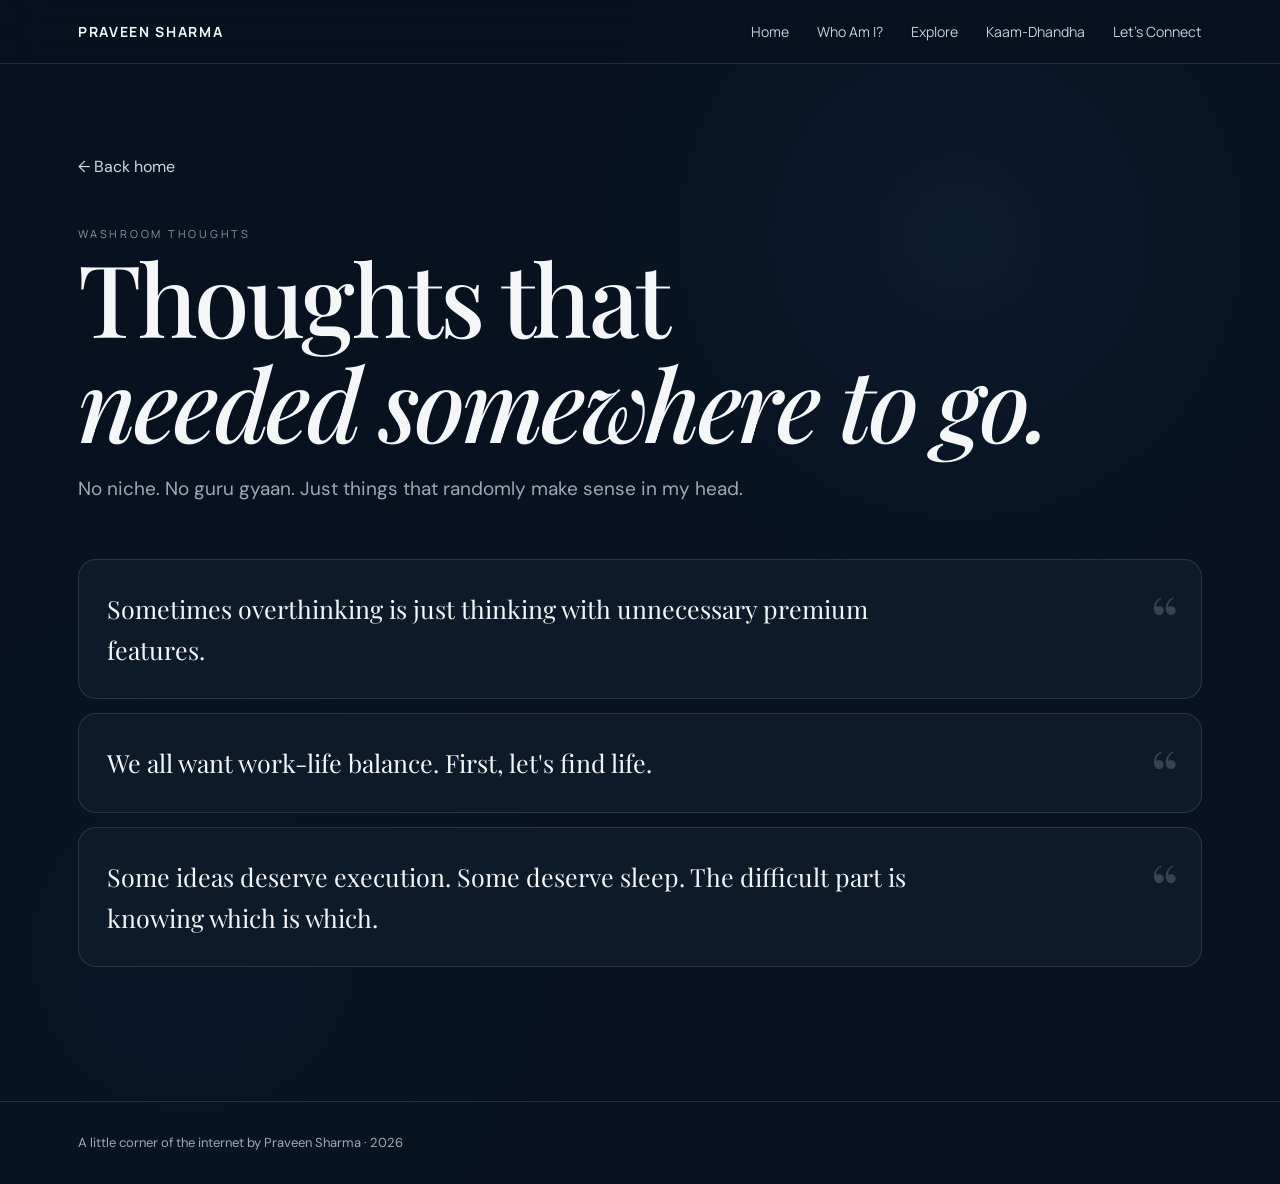
<file: washroom-thoughts.html>
<!doctype html>
<html lang="en">
<head>
<meta charset="utf-8"><meta name="viewport" content="width=device-width,initial-scale=1">
<title>Washroom Thoughts — Praveen Sharma</title><link rel="stylesheet" href="style.css">
</head>
<body>
<header class="site-nav"><div class="nav-inner">
<a class="logo" href="index.html">PRAVEEN SHARMA</a>
<nav class="nav-links">
<a href="index.html">Home</a><a href="who-am-i.html">Who Am I?</a><a href="explore.html">Explore</a><a href="kaam-dhandha.html">Kaam-Dhandha</a><a href="connect.html">Let's Connect</a>
</nav></div></header>
<main class="container">
<section class="page"><a class="back" href="index.html">← Back home</a>
<div class="eyebrow">Washroom Thoughts</div><h1>Thoughts that<br><em>needed somewhere to go.</em></h1>
<p class="page-lead">No niche. No guru gyaan. Just things that randomly make sense in my head.</p>
<div class="thought"><p>Sometimes overthinking is just thinking with unnecessary premium features.</p></div>
<div class="thought"><p>We all want work-life balance. First, let's find life.</p></div>
<div class="thought"><p>Some ideas deserve execution. Some deserve sleep. The difficult part is knowing which is which.</p></div>
</section>
</main>
<footer class="footer"><div class="container">A little corner of the internet by Praveen Sharma · <span data-year></span></div></footer>
<script src="script.js"></script>
</body></html>
</file>
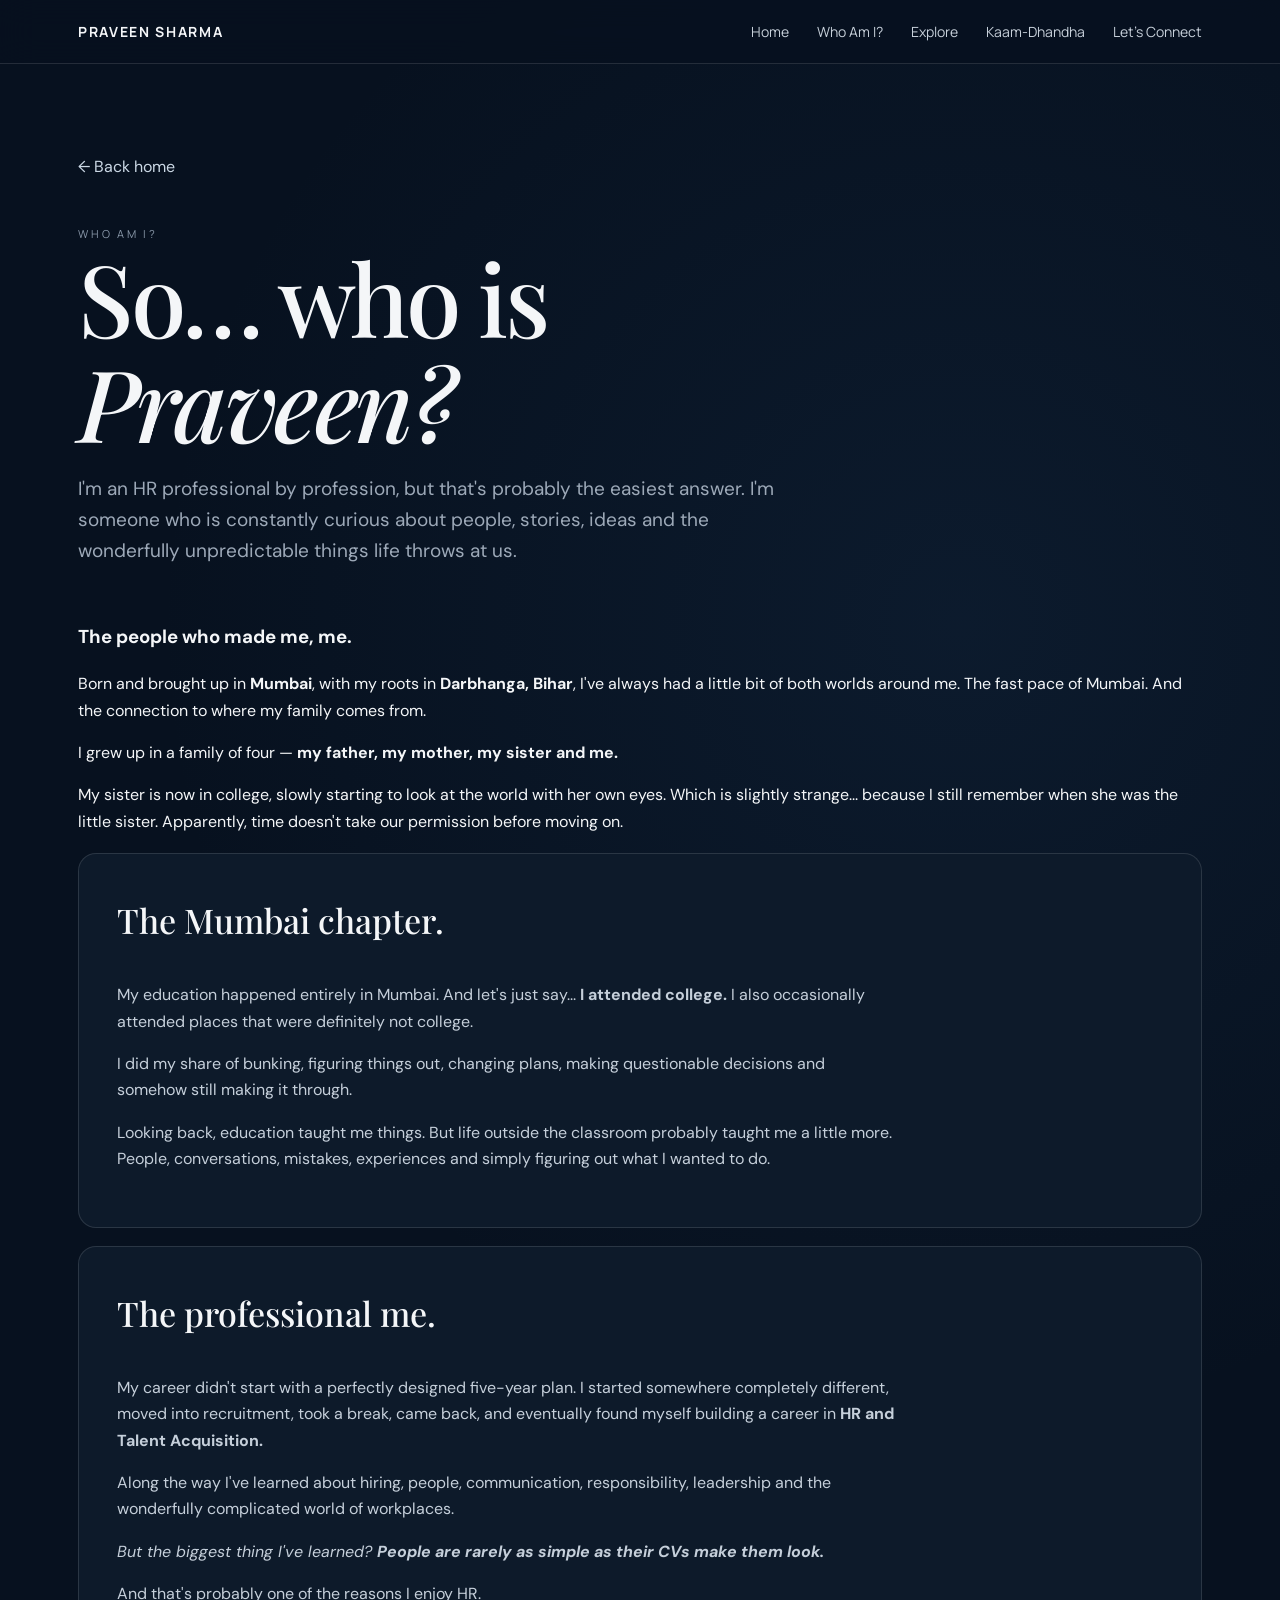
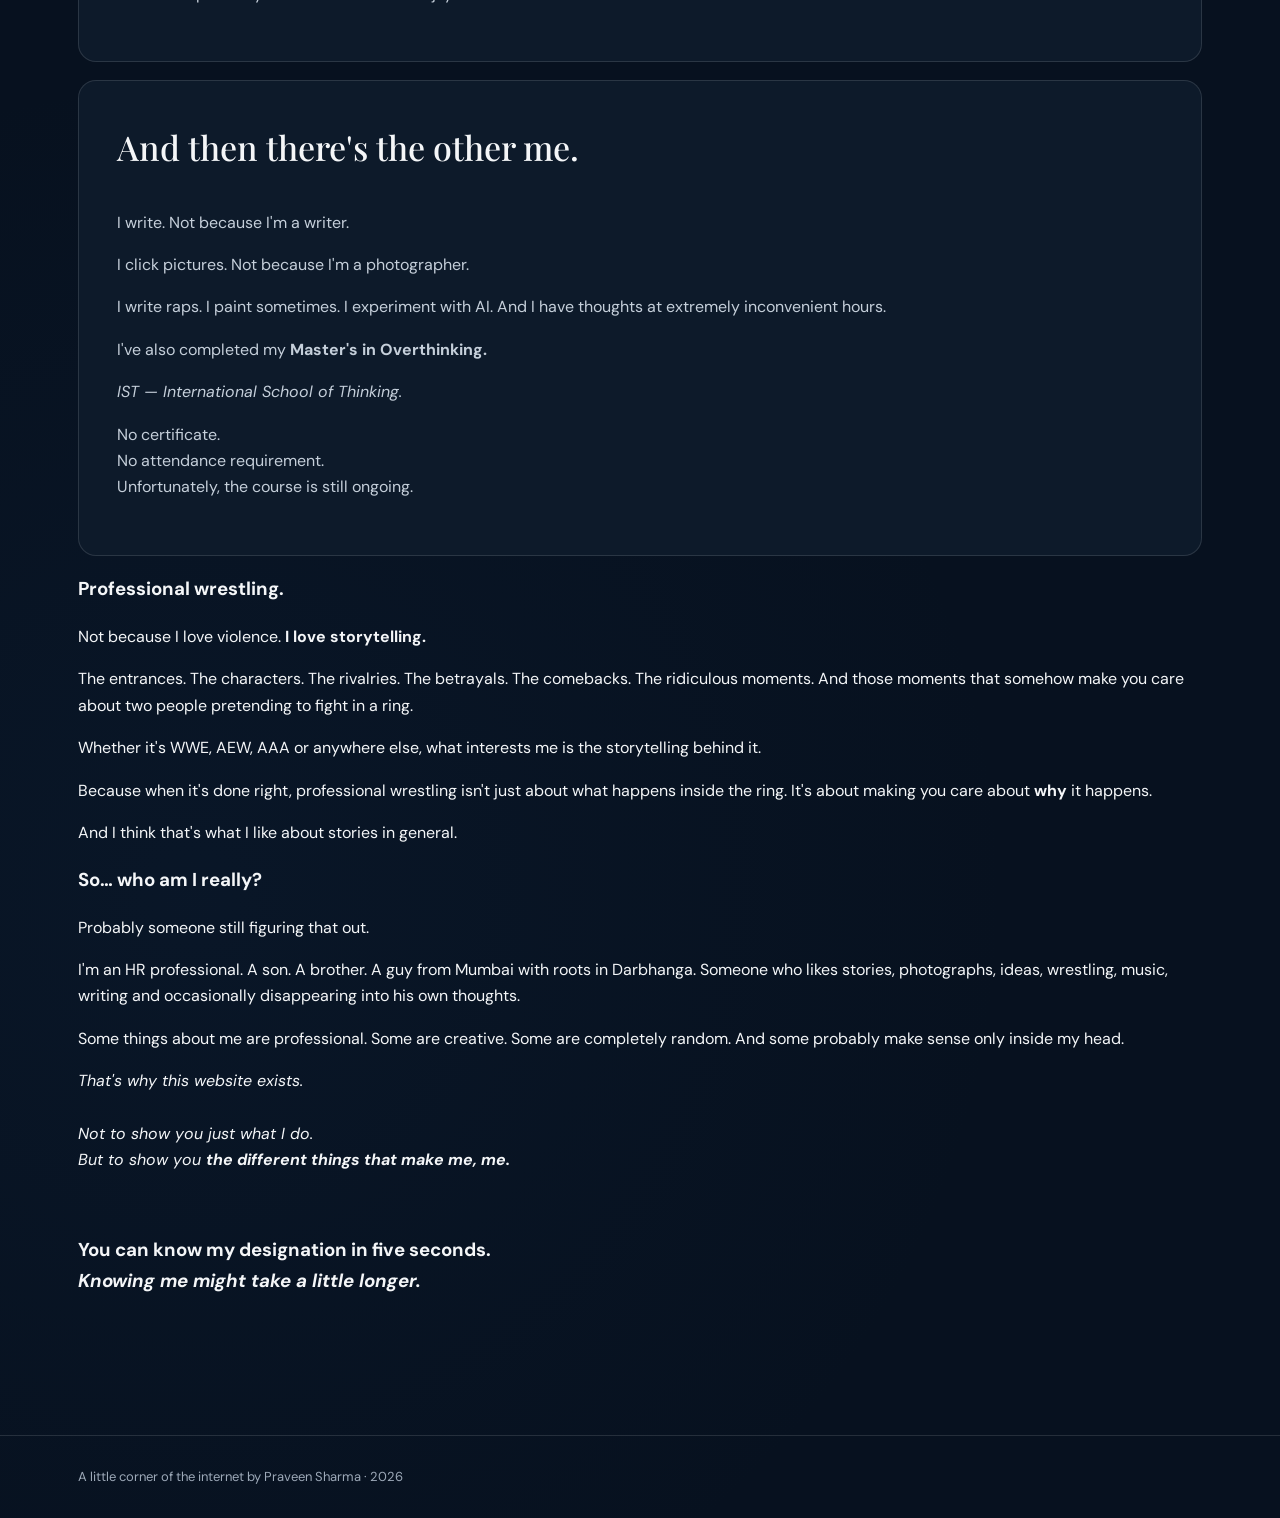
<file: who-am-i.html>
<!doctype html>
<html lang="en">

<head>

<meta charset="utf-8">
<meta name="viewport" content="width=device-width,initial-scale=1">

<title>Who Am I? — Praveen Sharma</title>

<link rel="stylesheet" href="style.css">

<style>

/* Simple page animations */

.story,
.family,
.wrestling,
.final-thought {
    opacity:0;
    transform:translateY(25px);
    transition:opacity .8s ease, transform .8s ease;
}

.show {
    opacity:1;
    transform:translateY(0);
}

.interest {
    display:inline-block;
    transition:transform .25s ease, opacity .25s ease;
}

.interest:hover {
    transform:translateY(-3px);
    opacity:.7;
}

.big-thought {
    font-style:italic;
}

</style>

</head>


<body>

<header class="site-nav">

<div class="nav-inner">

<a class="logo" href="index.html">
PRAVEEN SHARMA
</a>

<nav class="nav-links">

<a href="index.html">Home</a>

<a class="active" href="who-am-i.html">
Who Am I?
</a>

<a href="explore.html">
Explore
</a>

<a href="kaam-dhandha.html">
Kaam-Dhandha
</a>

<a href="connect.html">
Let's Connect
</a>

</nav>

</div>

</header>


<main class="container">

<section class="page">

<a class="back" href="index.html">
← Back home
</a>


<div class="eyebrow">
WHO AM I?
</div>


<h1>
So… who is<br>
<em>Praveen?</em>
</h1>


<p class="page-lead">

I'm an HR professional by profession,
but that's probably the easiest answer.

I'm someone who is constantly curious about
people, stories, ideas and the wonderfully
unpredictable things life throws at us.

</p>



<!-- FAMILY -->

<div class="family">

<h3>
The people who made me, me.
</h3>

<p>

Born and brought up in <strong>Mumbai</strong>,
with my roots in <strong>Darbhanga, Bihar</strong>,
I've always had a little bit of both worlds around me.

The fast pace of Mumbai.

And the connection to where my family comes from.

</p>

<p>

I grew up in a family of four —
<strong>my father, my mother, my sister and me.</strong>

</p>

<p>

My sister is now in college,
slowly starting to look at the world
with her own eyes.

Which is slightly strange...

because I still remember when she was
the little sister.

Apparently, time doesn't take our permission
before moving on.

</p>

</div>



<!-- EDUCATION -->

<div class="story">

<h3>
The Mumbai chapter.
</h3>

<p>

My education happened entirely in Mumbai.

And let's just say...

<strong>I attended college.</strong>

I also occasionally attended places
that were definitely not college.

</p>

<p>

I did my share of bunking,
figuring things out, changing plans,
making questionable decisions and somehow
still making it through.

</p>

<p>

Looking back, education taught me things.

But life outside the classroom probably
taught me a little more.

People, conversations, mistakes,
experiences and simply figuring out
what I wanted to do.

</p>

</div>



<!-- PROFESSIONAL -->

<div class="story">

<h3>
The professional me.
</h3>

<p>

My career didn't start with a perfectly
designed five-year plan.

I started somewhere completely different,
moved into recruitment, took a break,
came back, and eventually found myself
building a career in <strong>HR and Talent Acquisition.</strong>

</p>

<p>

Along the way I've learned about hiring,
people, communication, responsibility,
leadership and the wonderfully complicated
world of workplaces.

</p>

<p class="big-thought">

But the biggest thing I've learned?

<strong>
People are rarely as simple as their CVs
make them look.
</strong>

</p>

<p>

And that's probably one of the reasons
I enjoy HR.

</p>

</div>



<!-- CREATIVE SIDE -->

<div class="story">

<h3>
And then there's the other me.
</h3>

<p>

I write.

<span class="interest">Not because I'm a writer.</span>

</p>

<p>

I click pictures.

<span class="interest">Not because I'm a photographer.</span>

</p>

<p>

I write raps.

I paint sometimes.

I experiment with AI.

And I have thoughts at extremely
inconvenient hours.

</p>

<p>

I've also completed my
<strong>Master's in Overthinking.</strong>

</p>

<p>

<em>
IST — International School of Thinking.
</em>

</p>

<p>

No certificate.<br>

No attendance requirement.<br>

Unfortunately, the course is still ongoing.

</p>

</div>



<!-- WRESTLING -->

<div class="wrestling">

<h3>
Professional wrestling.
</h3>

<p>

Not because I love violence.

<strong>
I love storytelling.
</strong>

</p>

<p>

The entrances.

The characters.

The rivalries.

The betrayals.

The comebacks.

The ridiculous moments.

And those moments that somehow make you
care about two people pretending to fight
in a ring.

</p>

<p>

Whether it's WWE, AEW, AAA or anywhere else,
what interests me is the storytelling behind it.

</p>

<p>

Because when it's done right,
professional wrestling isn't just about
what happens inside the ring.

It's about making you care about
<strong>why</strong> it happens.

</p>

<p>

And I think that's what I like about
stories in general.

</p>

</div>



<!-- FINAL -->

<div class="final-thought">

<h3>
So… who am I really?
</h3>

<p>

Probably someone still figuring that out.

</p>

<p>

I'm an HR professional.

A son.

A brother.

A guy from Mumbai with roots in Darbhanga.

Someone who likes stories, photographs,
ideas, wrestling, music, writing and
occasionally disappearing into his own thoughts.

</p>

<p>

Some things about me are professional.

Some are creative.

Some are completely random.

And some probably make sense only inside my head.

</p>

<p class="big-thought">

That's why this website exists.

<br><br>

Not to show you just what I do.

<br>

But to show you
<strong>the different things that make me, me.</strong>

</p>

<br>

<h3>

You can know my designation in five seconds.

<br>

<em>Knowing me might take a little longer.</em>

</h3>

</div>


</section>

</main>


<footer class="footer">

<div class="container">

A little corner of the internet by Praveen Sharma ·

<span data-year></span>

</div>

</footer>


<script src="script.js"></script>


<script>

/* Reveal sections as you scroll */

const sections = document.querySelectorAll(
".story, .family, .wrestling, .final-thought"
);

const observer = new IntersectionObserver(

(entries) => {

entries.forEach(entry => {

if(entry.isIntersecting){

entry.target.classList.add("show");

observer.unobserve(entry.target);

}

});

},

{
threshold:0.12
}

);

sections.forEach(section => {
observer.observe(section);
});

</script>


</body>

</html>
</file>
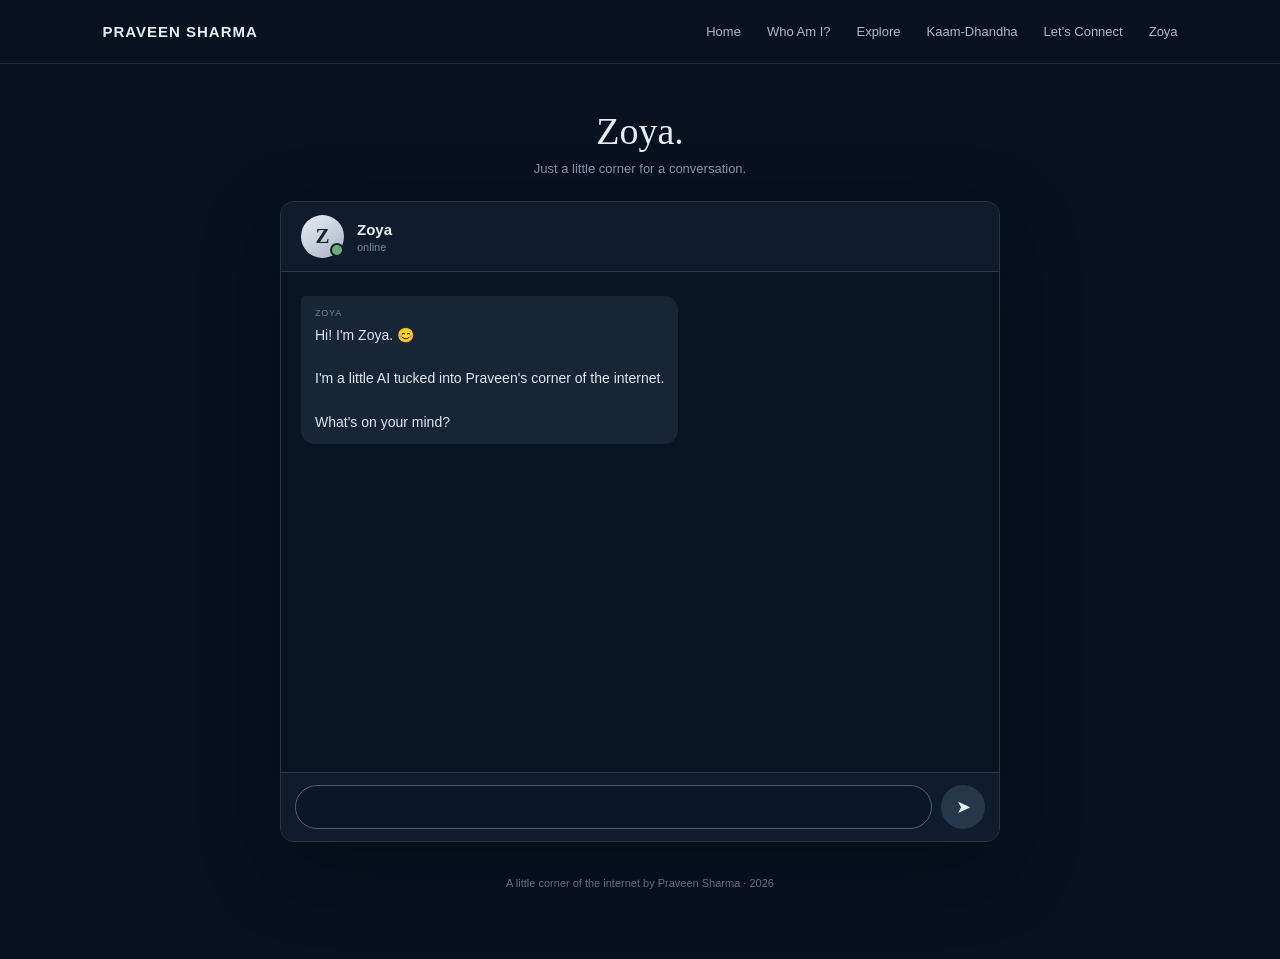
<file: zoya.html>
<!DOCTYPE html>
<html lang="en">

<head>

<meta charset="UTF-8">

<meta name="viewport"
      content="width=device-width, initial-scale=1.0">

<title>Zoya — PrvnNotes</title>


<style>

/* =========================================================
   BASIC RESET
========================================================= */

* {
    box-sizing: border-box;
}

html {
    scroll-behavior: smooth;
}

body {

    margin: 0;

    background: #07111f;

    color: #e8edf5;

    font-family:
        -apple-system,
        BlinkMacSystemFont,
        "Segoe UI",
        Arial,
        sans-serif;
}


/* =========================================================
   NAVBAR
========================================================= */

.navbar {

    height: 64px;

    padding: 0 8%;

    background: #07111f;

    border-bottom:
        1px solid #1d2b3d;

    display: flex;

    align-items: center;

    justify-content: space-between;

    position: sticky;

    top: 0;

    z-index: 100;

}


.logo {

    font-size: 15px;

    font-weight: 700;

    letter-spacing: 1px;

}


.nav-links {

    display: flex;

    gap: 26px;

    align-items: center;

}


.nav-links a {

    color: #aeb9c7;

    text-decoration: none;

    font-size: 13px;

    transition: .2s;

}


.nav-links a:hover {

    color: white;

}


/* =========================================================
   PAGE
========================================================= */

.page {

    min-height:
        calc(100vh - 64px);

    display: flex;

    justify-content: center;

    padding:
        45px 20px 70px;

}


/* =========================================================
   ZOYA WRAPPER
========================================================= */

.zoya-wrapper {

    width:
        min(720px, 100%);

}


/* =========================================================
   SMALL INTRO
========================================================= */

.zoya-intro {

    text-align: center;

    margin-bottom: 25px;

}


.zoya-intro h1 {

    margin:
        0 0 8px;

    font-family:
        Georgia,
        serif;

    font-size:
        38px;

    font-weight:
        400;

}


.zoya-intro p {

    margin: 0;

    color:
        #8492a5;

    font-size:
        13px;

}


/* =========================================================
   CHAT WINDOW
========================================================= */

.chat-window {

    background:
        #0b1625;

    border:
        1px solid #27374b;

    border-radius:
        14px;

    overflow:
        hidden;

    box-shadow:
        0 25px 80px rgba(0,0,0,.28);

}


/* =========================================================
   CHAT HEADER
========================================================= */

.chat-header {

    height:
        70px;

    padding:
        0 20px;

    background:
        #101c2c;

    border-bottom:
        1px solid #26364a;

    display:
        flex;

    align-items:
        center;

    gap:
        13px;

}


/* =========================================================
   ZOYA AVATAR
========================================================= */

.avatar {

    width:
        43px;

    height:
        43px;

    border-radius:
        50%;

    background:
        linear-gradient(
            145deg,
            #e8edf4,
            #a9b5c4
        );

    display:
        flex;

    align-items:
        center;

    justify-content:
        center;

    color:
        #162234;

    font-family:
        Georgia,
        serif;

    font-weight:
        bold;

    font-size:
        21px;

    position:
        relative;

}


/* Online dot */

.avatar::after {

    content:
        "";

    position:
        absolute;

    width:
        10px;

    height:
        10px;

    border-radius:
        50%;

    background:
        #71a878;

    border:
        2px solid #101c2c;

    right:
        0;

    bottom:
        1px;

}


/* =========================================================
   HEADER TEXT
========================================================= */

.header-info {

    display:
        flex;

    flex-direction:
        column;

    gap:
        3px;

}


.header-name {

    font-size:
        15px;

    font-weight:
        600;

}


.header-status {

    font-size:
        11px;

    color:
        #75869b;

}


/* =========================================================
   CHAT AREA
========================================================= */

.chat-area {

    height:
        500px;

    padding:
        24px 20px;

    overflow-y:
        auto;

    background:
        #091522;

}


/* scrollbar */

.chat-area::-webkit-scrollbar {

    width:
        7px;

}


.chat-area::-webkit-scrollbar-track {

    background:
        #091522;

}


.chat-area::-webkit-scrollbar-thumb {

    background:
        #304156;

    border-radius:
        10px;

}


/* =========================================================
   MESSAGE ROW
========================================================= */

.message {

    display:
        flex;

    margin-bottom:
        16px;

    animation:
        messageIn .25s ease;

}


.message.zoya {

    justify-content:
        flex-start;

}


.message.user {

    justify-content:
        flex-end;

}


@keyframes messageIn {

    from {

        opacity:
            0;

        transform:
            translateY(6px);

    }

    to {

        opacity:
            1;

        transform:
            translateY(0);

    }

}


/* =========================================================
   BUBBLE
========================================================= */

.bubble {

    max-width:
        75%;

    padding:
        11px 14px;

    border-radius:
        14px;

    font-size:
        14px;

    line-height:
        1.55;

    word-wrap:
        break-word;

}


/* Zoya */

.message.zoya .bubble {

    background:
        #172537;

    color:
        #e1e7ef;

    border-top-left-radius:
        4px;

}


/* User */

.message.user .bubble {

    background:
        #26374b;

    color:
        #f0f3f7;

    border-top-right-radius:
        4px;

}


/* =========================================================
   MESSAGE LABEL
========================================================= */

.message-label {

    font-size:
        9px;

    letter-spacing:
        .8px;

    color:
        #718197;

    margin-bottom:
        4px;

    text-transform:
        uppercase;

}


/* =========================================================
   THINKING BUBBLE
========================================================= */

.thinking-bubble {

    display:
        flex;

    align-items:
        center;

    gap:
        5px;

    padding:
        13px 16px;

}


/* =========================================================
   THINKING DOTS
========================================================= */

.thinking-dot {

    width:
        6px;

    height:
        6px;

    border-radius:
        50%;

    background:
        #8292a6;

    animation:
        thinking 1.25s infinite;

}


.thinking-dot:nth-child(2) {

    animation-delay:
        .18s;

}


.thinking-dot:nth-child(3) {

    animation-delay:
        .36s;

}


@keyframes thinking {

    0%,
    60%,
    100% {

        opacity:
            .25;

        transform:
            translateY(0);

    }

    30% {

        opacity:
            1;

        transform:
            translateY(-3px);

    }

}


/* =========================================================
   INPUT AREA
========================================================= */

.input-area {

    padding:
        12px 14px;

    background:
        #101c2c;

    border-top:
        1px solid #26364a;

    display:
        flex;

    align-items:
        center;

    gap:
        9px;

}


/* =========================================================
   INPUT
========================================================= */

#messageInput {

    flex:
        1;

    height:
        44px;

    resize:
        none;

    outline:
        none;

    border:
        1px solid #2d3e53;

    border-radius:
        22px;

    background:
        #0b1726;

    color:
        #edf2f7;

    padding:
        12px 17px;

    font-family:
        inherit;

    font-size:
        14px;

}


#messageInput::placeholder {

    color:
        #68788d;

}


#messageInput:focus {

    border-color:
        #4b5e75;

}


/* =========================================================
   SEND BUTTON
========================================================= */

.send-button {

    width:
        44px;

    height:
        44px;

    border:
        none;

    border-radius:
        50%;

    background:
        #26374b;

    color:
        #e7edf5;

    cursor:
        pointer;

    font-size:
        18px;

    display:
        flex;

    align-items:
        center;

    justify-content:
        center;

    transition:
        .2s;

}


.send-button:hover {

    background:
        #344961;

}


.send-button:disabled {

    opacity:
        .4;

    cursor:
        not-allowed;

}


/* =========================================================
   FOOTER
========================================================= */

.footer {

    text-align:
        center;

    margin-top:
        35px;

    color:
        #607087;

    font-size:
        11px;

}


/* =========================================================
   MOBILE
========================================================= */

@media (max-width: 700px) {


    .navbar {

        padding:
            0 18px;

    }


    .nav-links {

        gap:
            12px;

    }


    .nav-links a {

        font-size:
            11px;

    }


    .page {

        padding:
            25px 10px 50px;

    }


    .zoya-intro {

        margin-bottom:
            18px;

    }


    .zoya-intro h1 {

        font-size:
            32px;

    }


    .chat-window {

        border-radius:
            12px;

    }


    .chat-area {

        height:
            520px;

        padding:
            18px 12px;

    }


    .bubble {

        max-width:
            85%;

        font-size:
            14px;

    }


    .input-area {

        padding:
            10px;

    }

}

</style>

</head>


<body>


<!-- =========================================================
     NAVIGATION
========================================================= -->

<nav class="navbar">


    <div class="logo">
        PRAVEEN SHARMA
    </div>


    <div class="nav-links">

        <a href="index.html">
            Home
        </a>

        <a href="who-am-i.html">
            Who Am I?
        </a>

        <a href="explore.html">
            Explore
        </a>

        <a href="kaam-dhandha.html">
            Kaam-Dhandha
        </a>

        <a href="connect.html">
            Let's Connect
        </a>

        <a href="zoya.html">
            Zoya
        </a>

    </div>


</nav>



<!-- =========================================================
     PAGE
========================================================= -->

<main class="page">


    <div class="zoya-wrapper">


        <!-- INTRO -->

        <div class="zoya-intro">

            <h1>
                Zoya.
            </h1>

            <p>
                Just a little corner for a conversation.
            </p>

        </div>



        <!-- CHAT -->

        <div class="chat-window">


            <!-- CHAT HEADER -->

            <div class="chat-header">


                <div class="avatar">
                    Z
                </div>


                <div class="header-info">

                    <div class="header-name">
                        Zoya
                    </div>

                    <div
                        class="header-status"
                        id="headerStatus">

                        online

                    </div>

                </div>


            </div>



            <!-- CHAT MESSAGES -->

            <div
                class="chat-area"
                id="chatArea">


                <!-- ZOYA INTRODUCTION -->

                <div class="message zoya">

                    <div class="bubble">

                        <div class="message-label">
                            Zoya
                        </div>

                        <div>
                            Hi! I'm Zoya. 😊
                            <br><br>
                            I'm a little AI tucked into
                            Praveen's corner of the internet.
                            <br><br>
                            What's on your mind?
                        </div>

                    </div>

                </div>


            </div>



            <!-- INPUT -->

            <div class="input-area">


                <textarea
                    id="messageInput"
                    placeholder="Type a message..."
                    rows="1">
                </textarea>


                <button
                    id="sendButton"
                    class="send-button"
                    onclick="sendMessage()">

                    ➤

                </button>


            </div>


        </div>



        <div class="footer">

            A little corner of the internet by Praveen Sharma · 2026

        </div>


    </div>


</main>



<script>

/* =========================================================
   ZOYA CHAT
========================================================= */


/*
   IMPORTANT:

   This connects to your existing Vercel API.

   No voice.
   No speech synthesis.
   No microphone.
   No additional API.
*/

const API_URL =
    "https://prvnnotes-github-io.vercel.app/api/chat";


/* =========================================================
   ELEMENTS
========================================================= */

const chatArea =
    document.getElementById(
        "chatArea"
    );


const messageInput =
    document.getElementById(
        "messageInput"
    );


const sendButton =
    document.getElementById(
        "sendButton"
    );


const headerStatus =
    document.getElementById(
        "headerStatus"
    );


/* =========================================================
   CONVERSATION HISTORY
========================================================= */

let conversationHistory = [];

let isThinking = false;


/* =========================================================
   ADD USER MESSAGE
========================================================= */

function addUserMessage(text) {


    const message =
        document.createElement(
            "div"
        );


    message.className =
        "message user";


    const bubble =
        document.createElement(
            "div"
        );


    bubble.className =
        "bubble";


    bubble.innerHTML = `

        <div class="message-label">
            You
        </div>

        <div></div>

    `;


    bubble
        .querySelector("div:last-child")
        .textContent =
        text;


    message.appendChild(
        bubble
    );


    chatArea.appendChild(
        message
    );


    scrollChat();

}


/* =========================================================
   ADD ZOYA MESSAGE
========================================================= */

function addZoyaMessage(text) {


    const message =
        document.createElement(
            "div"
        );


    message.className =
        "message zoya";


    const bubble =
        document.createElement(
            "div"
        );


    bubble.className =
        "bubble";


    const label =
        document.createElement(
            "div"
        );


    label.className =
        "message-label";


    label.textContent =
        "Zoya";


    const content =
        document.createElement(
            "div"
        );


    bubble.appendChild(
        label
    );


    bubble.appendChild(
        content
    );


    message.appendChild(
        bubble
    );


    chatArea.appendChild(
        message
    );


    /*
       Give Zoya a small typing effect.
    */

    typeMessage(
        content,
        text
    );


    scrollChat();

}


/* =========================================================
   TYPING EFFECT
========================================================= */

function typeMessage(
    element,
    text
) {


    let index =
        0;


    const speed =
        text.length > 400
            ? 7
            : 16;


    function typeNext() {


        if (
            index >=
            text.length
        ) {

            element.textContent =
                text;

            scrollChat();

            return;

        }


        element.textContent =
            text.substring(
                0,
                index + 1
            );


        index++;


        scrollChat();


        setTimeout(
            typeNext,
            speed
        );

    }


    typeNext();

}


/* =========================================================
   THINKING
========================================================= */

function showThinking() {


    removeThinking();


    isThinking =
        true;


    headerStatus.textContent =
        "typing...";


    const message =
        document.createElement(
            "div"
        );


    message.id =
        "thinkingMessage";


    message.className =
        "message zoya";


    message.innerHTML = `

        <div class="bubble thinking-bubble">

            <span class="thinking-dot"></span>

            <span class="thinking-dot"></span>

            <span class="thinking-dot"></span>

        </div>

    `;


    chatArea.appendChild(
        message
    );


    scrollChat();

}


/* =========================================================
   REMOVE THINKING
========================================================= */

function removeThinking() {


    const thinking =
        document.getElementById(
            "thinkingMessage"
        );


    if (thinking) {

        thinking.remove();

    }


    isThinking =
        false;


    headerStatus.textContent =
        "online";

}


/* =========================================================
   SCROLL
========================================================= */

function scrollChat() {

    chatArea.scrollTop =
        chatArea.scrollHeight;

}


/* =========================================================
   SEND MESSAGE
========================================================= */

async function sendMessage() {


    const question =
        messageInput.value.trim();


    if (!question) {

        return;

    }


    if (isThinking) {

        return;

    }


    /*
       Show user's message.
    */

    addUserMessage(
        question
    );


    /*
       Clear input.
    */

    messageInput.value =
        "";


    /*
       Show thinking.
    */

    showThinking();


    /*
       Disable send.
    */

    sendButton.disabled =
        true;


    try {


        /*
           Add user to history.
        */

        conversationHistory.push({

            role:
                "user",

            content:
                question

        });


        /*
           Call existing API.
        */

        const response =
            await fetch(
                API_URL,
                {

                    method:
                        "POST",

                    headers: {

                        "Content-Type":
                            "application/json"

                    },

                    body:
                        JSON.stringify({

                            message:
                                question,

                            history:
                                conversationHistory

                        })

                }
            );


        /*
           Read response as text first.

           This prevents the ugly
           "Unexpected token <"
           error from crashing the page.
        */

        const raw =
            await response.text();


        let data;


        try {

            data =
                JSON.parse(raw);

        }

        catch (jsonError) {

            throw new Error(
                "The server returned an invalid response."
            );

        }


        /*
           Check server error.
        */

        if (!response.ok) {

            throw new Error(

                data.error ||
                data.message ||
                `Server error ${response.status}`

            );

        }


        /*
           Support the response names
           your existing backend may use.
        */

        const answer =
            data.answer ||
            data.reply ||
            data.response ||
            data.message ||
            data.text;


        if (!answer) {

            throw new Error(
                "Zoya returned an empty response."
            );

        }


        /*
           Save Zoya's response.
        */

        conversationHistory.push({

            role:
                "assistant",

            content:
                answer

        });


        /*
           Keep the conversation from
           becoming unnecessarily huge.
        */

        if (
            conversationHistory.length >
            20
        ) {

            conversationHistory =
                conversationHistory.slice(
                    -20
                );

        }


        /*
           Remove thinking.
        */

        removeThinking();


        /*
           Show Zoya's response.
        */

        addZoyaMessage(
            answer
        );


    }

    catch (error) {


        console.error(
            "Zoya error:",
            error
        );


        removeThinking();


        /*
           Friendly error message.
        */

        addZoyaMessage(

            "Hmm... I think I lost my train of thought for a second. 😅\n\n" +
            "Give me a moment and try again."

        );

    }

    finally {


        sendButton.disabled =
            false;


        messageInput.focus();

    }

}


/* =========================================================
   ENTER TO SEND
========================================================= */

messageInput.addEventListener(

    "keydown",

    function(event) {


        /*
           Enter sends.

           Shift + Enter creates
           a new line.
        */

        if (
            event.key === "Enter" &&
            !event.shiftKey
        ) {

            event.preventDefault();

            sendMessage();

        }

    }

);


/* =========================================================
   INITIAL FOCUS
========================================================= */

setTimeout(

    function() {

        messageInput.focus();

    },

    400

);

</script>


</body>

</html>
</file>
<file: style.css>
@import url('https://fonts.googleapis.com/css2?family=DM+Sans:wght@400;500;600;700&family=Manrope:wght@400;500;600;700&family=Playfair+Display:ital,wght@0,500;0,600;1,500&display=swap');


/* =========================================================
   ROOT
========================================================= */

:root{

  --bg:#07111f;
  --bg-deep:#050c16;

  --surface:#0d1a2a;
  --surface-2:#122238;

  --text:#f4f6f8;
  --muted:#9da9b8;

  --line:rgba(255,255,255,.12);

  --accent:#dce8f5;

  --max:1180px;
}


/* =========================================================
   RESET
========================================================= */

*{
  box-sizing:border-box;
}

html{
  scroll-behavior:smooth;
}

body{

  margin:0;

  background:
    radial-gradient(
      circle at 75% 20%,
      rgba(38,77,119,.16),
      transparent 30%
    ),
    radial-gradient(
      circle at 15% 80%,
      rgba(21,52,88,.15),
      transparent 30%
    ),
    var(--bg);

  color:var(--text);

  font-family:"DM Sans",sans-serif;

  line-height:1.65;

  overflow-x:hidden;
}

a{
  color:inherit;
  text-decoration:none;
}


/* =========================================================
   NAVIGATION
========================================================= */

.site-nav{

  position:sticky;

  top:0;

  z-index:100;

  background:rgba(7,17,31,.82);

  backdrop-filter:blur(18px);

  border-bottom:1px solid var(--line);
}

.nav-inner{

  max-width:var(--max);

  margin:auto;

  padding:20px 28px;

  display:flex;

  justify-content:space-between;

  align-items:center;
}

.logo{

  font-family:"Manrope",sans-serif;

  font-weight:700;

  letter-spacing:.12em;

  font-size:14px;
}

.nav-links{

  display:flex;

  gap:28px;

  align-items:center;

  font-family:"Manrope",sans-serif;

  font-size:14px;

  color:#c7d0da;
}

.nav-links a{

  transition:
    color .25s ease,
    transform .25s ease;
}

.nav-links a:hover{

  color:white;

  transform:translateY(-2px);
}


/* =========================================================
   CONTAINER
========================================================= */

.container{

  max-width:var(--max);

  margin:auto;

  padding:0 28px;
}


/* =========================================================
   HERO
========================================================= */

.hero{

  min-height:calc(100vh - 70px);

  display:grid;

  grid-template-columns:1fr 1fr;

  gap:30px;

  align-items:center;

  padding:70px 0 90px;
}


/* =========================================================
   HERO COPY
========================================================= */

.eyebrow{

  text-transform:uppercase;

  letter-spacing:.25em;

  font-size:11px;

  color:#8998a9;

  font-family:"Manrope",sans-serif;
}

.hero h1{

  font-family:"Playfair Display",serif;

  font-weight:500;

  font-size:clamp(68px,9vw,122px);

  line-height:.86;

  letter-spacing:-.055em;

  margin:25px 0;
}

.hero h1 em{

  font-weight:500;

  color:#dce5ee;
}

.intro{

  font-family:"DM Sans",sans-serif;

  font-size:18px;

  max-width:650px;

  color:#c7d0da;
}

.intro span{

  display:block;

  margin:8px 0;
}

.intro i{

  font-family:"Playfair Display",serif;

  color:#f2f5f8;
}

.location{

  margin-top:18px !important;

  color:#8291a3;

  font-size:15px;
}


/* =========================================================
   THINKING STAGE
========================================================= */

.thinking-stage{

  position:relative;

  width:100%;

  min-height:590px;

  display:flex;

  justify-content:center;

  align-items:center;

  perspective:1200px;
}


/* =========================================================
   ORBIT SYSTEM
========================================================= */

.thinking-orbit{

  position:relative;

  width:500px;

  height:500px;

  max-width:90vw;

  max-height:90vw;

  transform-style:preserve-3d;
}


/* =========================================================
   PHOTO
========================================================= */

.thinking-photo{

  position:absolute;

  width:310px;

  height:310px;

  left:50%;

  top:50%;

  transform:translate(-50%,-50%);

  z-index:5;

  border-radius:50%;

  overflow:hidden;

  border:1px solid rgba(255,255,255,.25);

  background:#091625;

  box-shadow:

    0 0 0 10px rgba(255,255,255,.025),

    0 30px 80px rgba(0,0,0,.45);
}

.thinking-photo img{

  width:100%;

  height:100%;

  object-fit:cover;

  object-position:center;

  display:block;

  filter:saturate(.92) contrast(1.03);
}


/* =========================================================
   ORBIT BACK
========================================================= */

.orbit-back{

  position:absolute;

  width:430px;

  height:230px;

  left:50%;

  top:50%;

  transform:

    translate(-50%,-50%)

    rotateX(64deg)

    rotateZ(-12deg);

  border:1px solid rgba(220,232,245,.35);

  border-radius:50%;

  z-index:2;

  box-shadow:

    0 0 18px rgba(164,196,230,.05);

  animation:orbitSpin 18s linear infinite;
}


/* =========================================================
   ORBIT FRONT
========================================================= */

.orbit-front{

  position:absolute;

  width:430px;

  height:230px;

  left:50%;

  top:50%;

  transform:

    translate(-50%,-50%)

    rotateX(64deg)

    rotateZ(-12deg);

  border:1px solid rgba(220,232,245,.55);

  border-radius:50%;

  z-index:8;

  clip-path:polygon(

    0 50%,

    100% 50%,

    100% 100%,

    0 100%

  );

  animation:orbitSpin 18s linear infinite;
}


/* =========================================================
   ORBIT GLOW
========================================================= */

.orbit-back:after{

  content:"";

  position:absolute;

  width:8px;

  height:8px;

  border-radius:50%;

  background:#edf5ff;

  top:4px;

  left:50%;

  transform:translateX(-50%);

  box-shadow:

    0 0 12px rgba(220,232,245,.8),

    0 0 25px rgba(220,232,245,.3);
}


/* =========================================================
   ORBIT WORDS
========================================================= */

.orbit-words{

  position:absolute;

  inset:0;

  z-index:6;

  animation:wordsSpin 18s linear infinite;

  transform-style:preserve-3d;
}

.word{

  position:absolute;

  font-family:"Manrope",sans-serif;

  font-size:10px;

  font-weight:600;

  letter-spacing:.18em;

  color:#cbd7e4;

  white-space:nowrap;

  text-transform:uppercase;

  text-shadow:0 2px 12px rgba(0,0,0,.6);
}


/* Individual positions */

.word-1{

  top:7%;

  left:50%;

  transform:translateX(-50%);
}

.word-2{

  top:27%;

  right:3%;
}

.word-3{

  bottom:15%;

  right:8%;
}

.word-4{

  bottom:4%;

  left:50%;

  transform:translateX(-50%);
}

.word-5{

  bottom:18%;

  left:5%;
}

.word-6{

  top:27%;

  left:3%;
}


/* =========================================================
   ORBIT ANIMATION
========================================================= */

@keyframes orbitSpin{

  from{

    transform:

      translate(-50%,-50%)

      rotateX(64deg)

      rotateZ(-12deg);
  }

  to{

    transform:

      translate(-50%,-50%)

      rotateX(64deg)

      rotateZ(348deg);
  }
}

@keyframes wordsSpin{

  from{

    transform:rotateZ(0deg);
  }

  to{

    transform:rotateZ(360deg);
  }
}


/* =========================================================
   SECTIONS
========================================================= */

.section{

  padding:110px 0;
}

.section-head{

  display:flex;

  justify-content:space-between;

  align-items:end;

  gap:30px;

  margin-bottom:38px;
}

.section h2,
.page h1{

  font-family:"Playfair Display",serif;

  font-weight:500;

  line-height:1.05;

  letter-spacing:-.035em;
}

.section h2{

  font-size:clamp(42px,6vw,72px);

  margin:0;
}

.section-head p{

  max-width:430px;

  color:var(--muted);

  margin:0;
}


/* =========================================================
   CARDS
========================================================= */

.cards{

  display:grid;

  grid-template-columns:repeat(2,1fr);

  gap:18px;
}

.card{

  min-height:300px;

  background:

    linear-gradient(
      145deg,
      rgba(255,255,255,.025),
      rgba(255,255,255,.005)
    ),

    var(--surface);

  border:1px solid var(--line);

  padding:32px;

  border-radius:18px;

  position:relative;

  overflow:hidden;

  transition:

    transform .35s ease,

    border-color .35s ease,

    background .35s ease;
}

.card:hover{

  transform:translateY(-7px);

  border-color:rgba(220,232,245,.35);

  background:var(--surface-2);
}

.card .num{

  position:absolute;

  right:25px;

  top:18px;

  font-family:"Playfair Display",serif;

  font-size:70px;

  color:rgba(255,255,255,.035);
}

.icon{

  font-size:38px;

  margin-bottom:45px;

  display:inline-block;
}

.card h3{

  font-family:"Playfair Display",serif;

  font-size:36px;

  font-weight:500;

  margin:0 0 10px;
}

.card p{

  color:var(--muted);

  max-width:480px;
}

.arrow{

  position:absolute;

  right:28px;

  bottom:25px;

  color:#cdd9e5;

  font-size:22px;
}


/* =========================================================
   OTHER PAGES
========================================================= */

.page{

  padding:90px 0 120px;
}

.page h1{

  font-size:clamp(56px,8vw,100px);

  margin:0 0 18px;
}

.page-lead{

  font-size:19px;

  color:var(--muted);

  max-width:700px;

  margin-bottom:55px;
}

.timeline{

  border-top:1px solid var(--line);
}

.timeline-item{

  display:grid;

  grid-template-columns:180px 1fr;

  gap:40px;

  padding:30px 0;

  border-bottom:1px solid var(--line);
}

.timeline-year{

  color:#cbd8e5;

  font-weight:600;
}

.timeline h3{

  font-family:"Playfair Display",serif;

  font-size:30px;

  margin:0 0 7px;

  font-weight:500;
}

.timeline p{

  color:var(--muted);

  max-width:750px;

  margin:0;
}

.photo-grid{

  columns:3 260px;

  column-gap:14px;
}

.photo-card{

  break-inside:avoid;

  background:var(--surface);

  border:1px solid var(--line);

  border-radius:14px;

  overflow:hidden;

  margin-bottom:14px;
}

.photo-card img{

  width:100%;

  display:block;
}

.photo-caption{

  padding:13px 15px;

  color:var(--muted);

  font-size:13px;
}

.thought{

  background:var(--surface);

  border:1px solid var(--line);

  border-radius:18px;

  padding:28px;

  margin:14px 0;

  position:relative;
}

.thought:before{

  content:"“";

  font-family:"Playfair Display",serif;

  font-size:70px;

  color:#344456;

  position:absolute;

  right:22px;

  top:2px;
}

.thought p{

  font-family:"Playfair Display",serif;

  font-size:25px;

  margin:0;

  max-width:850px;
}

.story{

  background:var(--surface);

  border:1px solid var(--line);

  border-radius:18px;

  padding:38px;

  margin:18px 0;
}

.story h3{

  font-family:"Playfair Display",serif;

  font-size:34px;

  font-weight:500;

  margin-top:0;
}

.story p{

  color:#c5cfda;

  max-width:780px;
}

.connect-box{

  display:grid;

  grid-template-columns:1fr 1fr;

  gap:18px;
}

.connect-card{

  padding:30px;

  background:var(--surface);

  border:1px solid var(--line);

  border-radius:18px;
}

.connect-card h3{

  font-family:"Playfair Display",serif;

  font-size:30px;

  font-weight:500;

  margin-top:0;
}


/* =========================================================
   FOOTER
========================================================= */

.footer{

  border-top:1px solid var(--line);

  padding:30px 0;

  color:var(--muted);

  font-size:13px;
}

.back{

  display:inline-flex;

  gap:8px;

  color:#cbd8e5;

  margin-bottom:45px;
}


/* =========================================================
   REVEAL
========================================================= */

.reveal{

  opacity:0;

  transform:translateY(18px);

  animation:reveal .7s ease forwards;
}

.delay{

  animation-delay:.12s;
}

@keyframes reveal{

  to{

    opacity:1;

    transform:none;
  }
}


/* =========================================================
   MOBILE
========================================================= */

@media(max-width:800px){

  .nav-inner{

    padding:16px 20px;
  }

  .nav-links{

    gap:12px;

    font-size:11px;
  }

  .logo{

    font-size:11px;
  }

  .hero{

    grid-template-columns:1fr;

    gap:20px;

    padding:55px 0 70px;
  }

  .hero-copy{

    order:2;
  }

  .thinking-stage{

    order:1;

    min-height:390px;
  }

  .thinking-orbit{

    width:370px;

    height:370px;
  }

  .thinking-photo{

    width:225px;

    height:225px;
  }

  .orbit-back,
  .orbit-front{

    width:320px;

    height:175px;
  }

  .word{

    font-size:8px;

    letter-spacing:.12em;
  }

  .hero h1{

    font-size:70px;
  }

  .section{

    padding:75px 0;
  }

  .cards{

    grid-template-columns:1fr;
  }

  .section-head{

    display:block;
  }

  .section-head p{

    margin-top:15px;
  }

  .timeline-item{

    grid-template-columns:1fr;

    gap:8px;
  }

  .connect-box{

    grid-template-columns:1fr;
  }

}


/* =========================================================
   REDUCED MOTION
========================================================= */

@media(prefers-reduced-motion:reduce){

  *,
  *::before,
  *::after{

    animation-duration:.01ms !important;

    animation-iteration-count:1 !important;

    scroll-behavior:auto !important;
  }
}
/* Remove the visible orbit ring */
.orbit-back,
.orbit-front {
    display: none !important;
}
</file>
